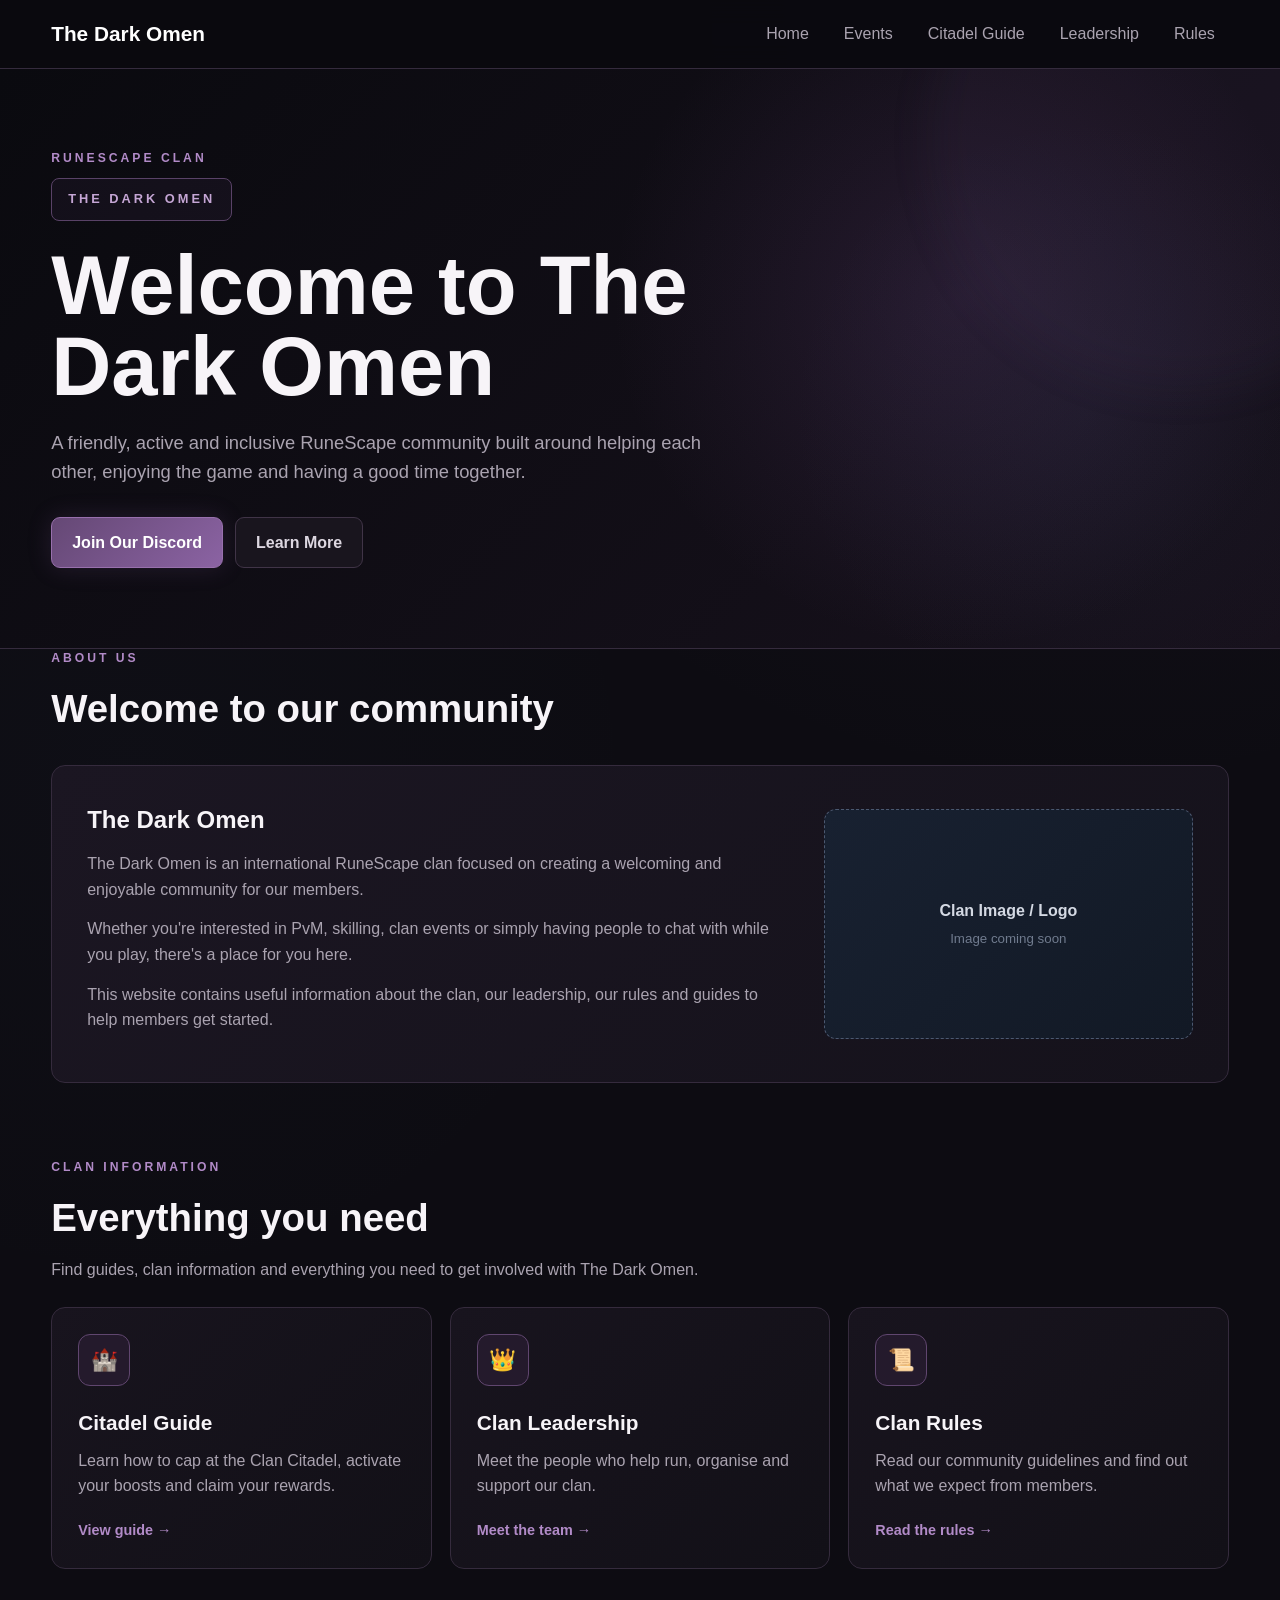
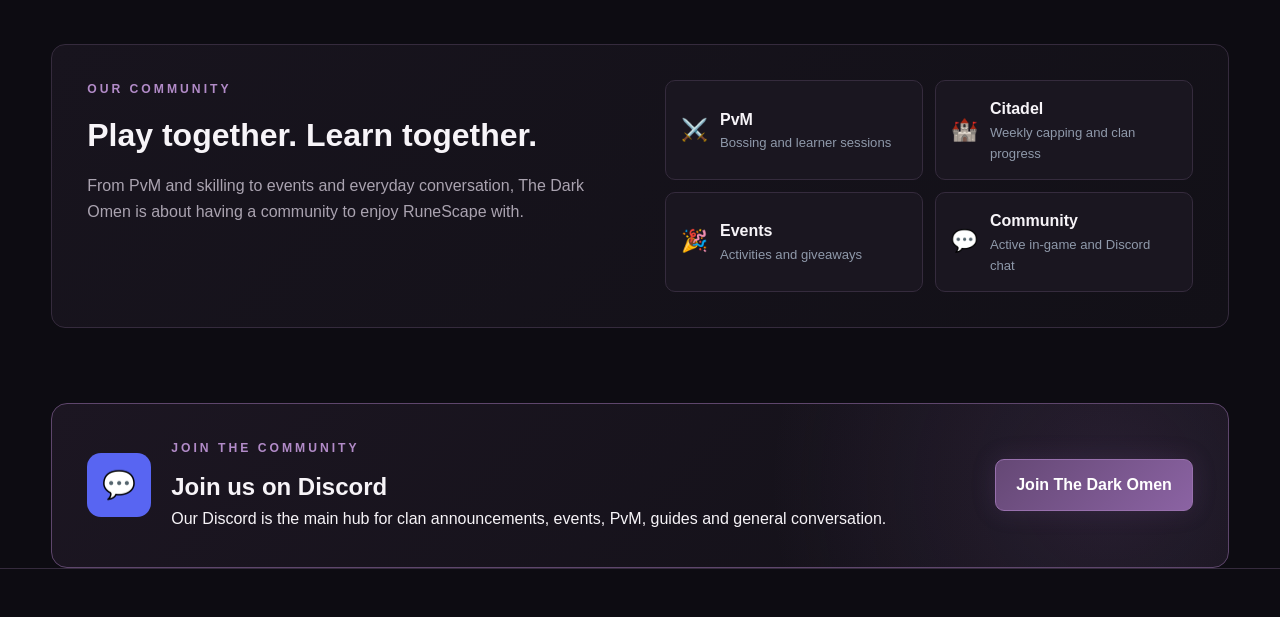
<file: index.html>
<!DOCTYPE html>
<html lang="en">

<head>
    <meta charset="UTF-8">

    <meta name="viewport"
          content="width=device-width, initial-scale=1.0">

    <title>The Dark Omen | RuneScape Clan</title>

    <link rel="stylesheet" href="style.css?v=11">
</head>

<body>


<!-- ========================= -->
<!-- NAVIGATION -->
<!-- ========================= -->

<nav class="site-nav">

    <div class="container nav-inner">

        <a href="index.html"
           class="nav-logo">
            The Dark Omen
        </a>

        <div class="nav-links">

    <a href="index.html">Home</a>

    <a href="events.html">Events</a>

    <a href="citadel.html">Citadel Guide</a>

    <a href="leadership.html">Leadership</a>

    <a href="rules.html">Rules</a>

</div>

    </div>

</nav>



<!-- ========================= -->
<!-- HOME HERO -->
<!-- ========================= -->

<header class="home-hero">

    <div class="container home-hero-inner">

        <div class="home-hero-content">

            <p class="eyebrow">
                RuneScape Clan
            </p>

            <!-- Replace this with the clan logo later -->
            <div class="logo-placeholder">
                THE DARK OMEN
            </div>

            <h1>
                Welcome to The Dark Omen
            </h1>

            <p class="home-hero-text">
                A friendly, active and inclusive RuneScape community
                built around helping each other, enjoying the game
                and having a good time together.
            </p>


            <div class="hero-buttons">

                <!-- Replace # with the Discord invite URL later -->
                <a href="#"
                   class="primary-button">
                    Join Our Discord
                </a>

                <a href="#about"
                   class="secondary-button">
                    Learn More
                </a>

            </div>

        </div>

    </div>

</header>



<!-- ========================= -->
<!-- MAIN -->
<!-- ========================= -->

<main class="container">


    <!-- ABOUT -->

    <section id="about"
             class="home-section">

        <div class="home-section-heading">

            <p class="eyebrow">
                About Us
            </p>

            <h2>
                Welcome to our community
            </h2>

        </div>


        <div class="card about-card">

            <div class="about-content">

                <h3>
                    The Dark Omen
                </h3>

                <p>
                    The Dark Omen is an international RuneScape clan
                    focused on creating a welcoming and enjoyable
                    community for our members.
                </p>

                <p>
                    Whether you're interested in PvM, skilling,
                    clan events or simply having people to chat with
                    while you play, there's a place for you here.
                </p>

                <p>
                    This website contains useful information about
                    the clan, our leadership, our rules and guides
                    to help members get started.
                </p>

            </div>


            <!-- Replace with an image/logo later -->

            <div class="about-image-placeholder">

                <span>Clan Image / Logo</span>

                <small>
                    Image coming soon
                </small>

            </div>

        </div>

    </section>



    <!-- QUICK LINKS -->

    <section class="home-section">

        <div class="home-section-heading">

            <p class="eyebrow">
                Clan Information
            </p>

            <h2>
                Everything you need
            </h2>

            <p class="section-description">
                Find guides, clan information and everything you need
                to get involved with The Dark Omen.
            </p>

        </div>


        <div class="home-card-grid">


            <!-- CITADEL -->

            <a href="citadel.html"
               class="home-link-card">

                <div class="home-card-icon">
                    🏰
                </div>

                <div>

                    <h3>
                        Citadel Guide
                    </h3>

                    <p>
                        Learn how to cap at the Clan Citadel,
                        activate your boosts and claim your rewards.
                    </p>

                    <span class="card-link">
                        View guide →
                    </span>

                </div>

            </a>



            <!-- LEADERSHIP -->

            <a href="leadership.html"
               class="home-link-card">

                <div class="home-card-icon">
                    👑
                </div>

                <div>

                    <h3>
                        Clan Leadership
                    </h3>

                    <p>
                        Meet the people who help run,
                        organise and support our clan.
                    </p>

                    <span class="card-link">
                        Meet the team →
                    </span>

                </div>

            </a>



            <!-- RULES -->

            <a href="rules.html"
               class="home-link-card">

                <div class="home-card-icon">
                    📜
                </div>

                <div>

                    <h3>
                        Clan Rules
                    </h3>

                    <p>
                        Read our community guidelines and
                        find out what we expect from members.
                    </p>

                    <span class="card-link">
                        Read the rules →
                    </span>

                </div>

            </a>


        </div>

    </section>



    <!-- COMMUNITY -->

    <section class="home-section">

        <div class="community-feature">

            <div>

                <p class="eyebrow">
                    Our Community
                </p>

                <h2>
                    Play together. Learn together.
                </h2>

                <p>
                    From PvM and skilling to events and everyday
                    conversation, The Dark Omen is about having
                    a community to enjoy RuneScape with.
                </p>

            </div>


            <div class="community-features">

                <div class="mini-feature">
                    <span>⚔️</span>

                    <div>
                        <strong>PvM</strong>
                        <p>Bossing and learner sessions</p>
                    </div>
                </div>


                <div class="mini-feature">
                    <span>🏰</span>

                    <div>
                        <strong>Citadel</strong>
                        <p>Weekly capping and clan progress</p>
                    </div>
                </div>


                <div class="mini-feature">
                    <span>🎉</span>

                    <div>
                        <strong>Events</strong>
                        <p>Activities and giveaways</p>
                    </div>
                </div>


                <div class="mini-feature">
                    <span>💬</span>

                    <div>
                        <strong>Community</strong>
                        <p>Active in-game and Discord chat</p>
                    </div>
                </div>

            </div>

        </div>

    </section>



    <!-- DISCORD -->

    <section class="discord-section">

        <div class="discord-content">

            <div class="discord-icon">
                💬
            </div>

            <div>

                <p class="eyebrow">
                    Join The Community
                </p>

                <h2>
                    Join us on Discord
                </h2>

                <p>
                    Our Discord is the main hub for clan announcements,
                    events, PvM, guides and general conversation.
                </p>

            </div>

        </div>


        <!-- Replace # with Discord invite URL -->

        <a href="#"
           class="primary-button discord-button">
            Join The Dark Omen
        </a>

    </section>


</main>



<!-- ========================= -->
<!-- FOOTER -->
<!-- ========================= -->

<footer>


</footer>


</body>

</html>
</file>
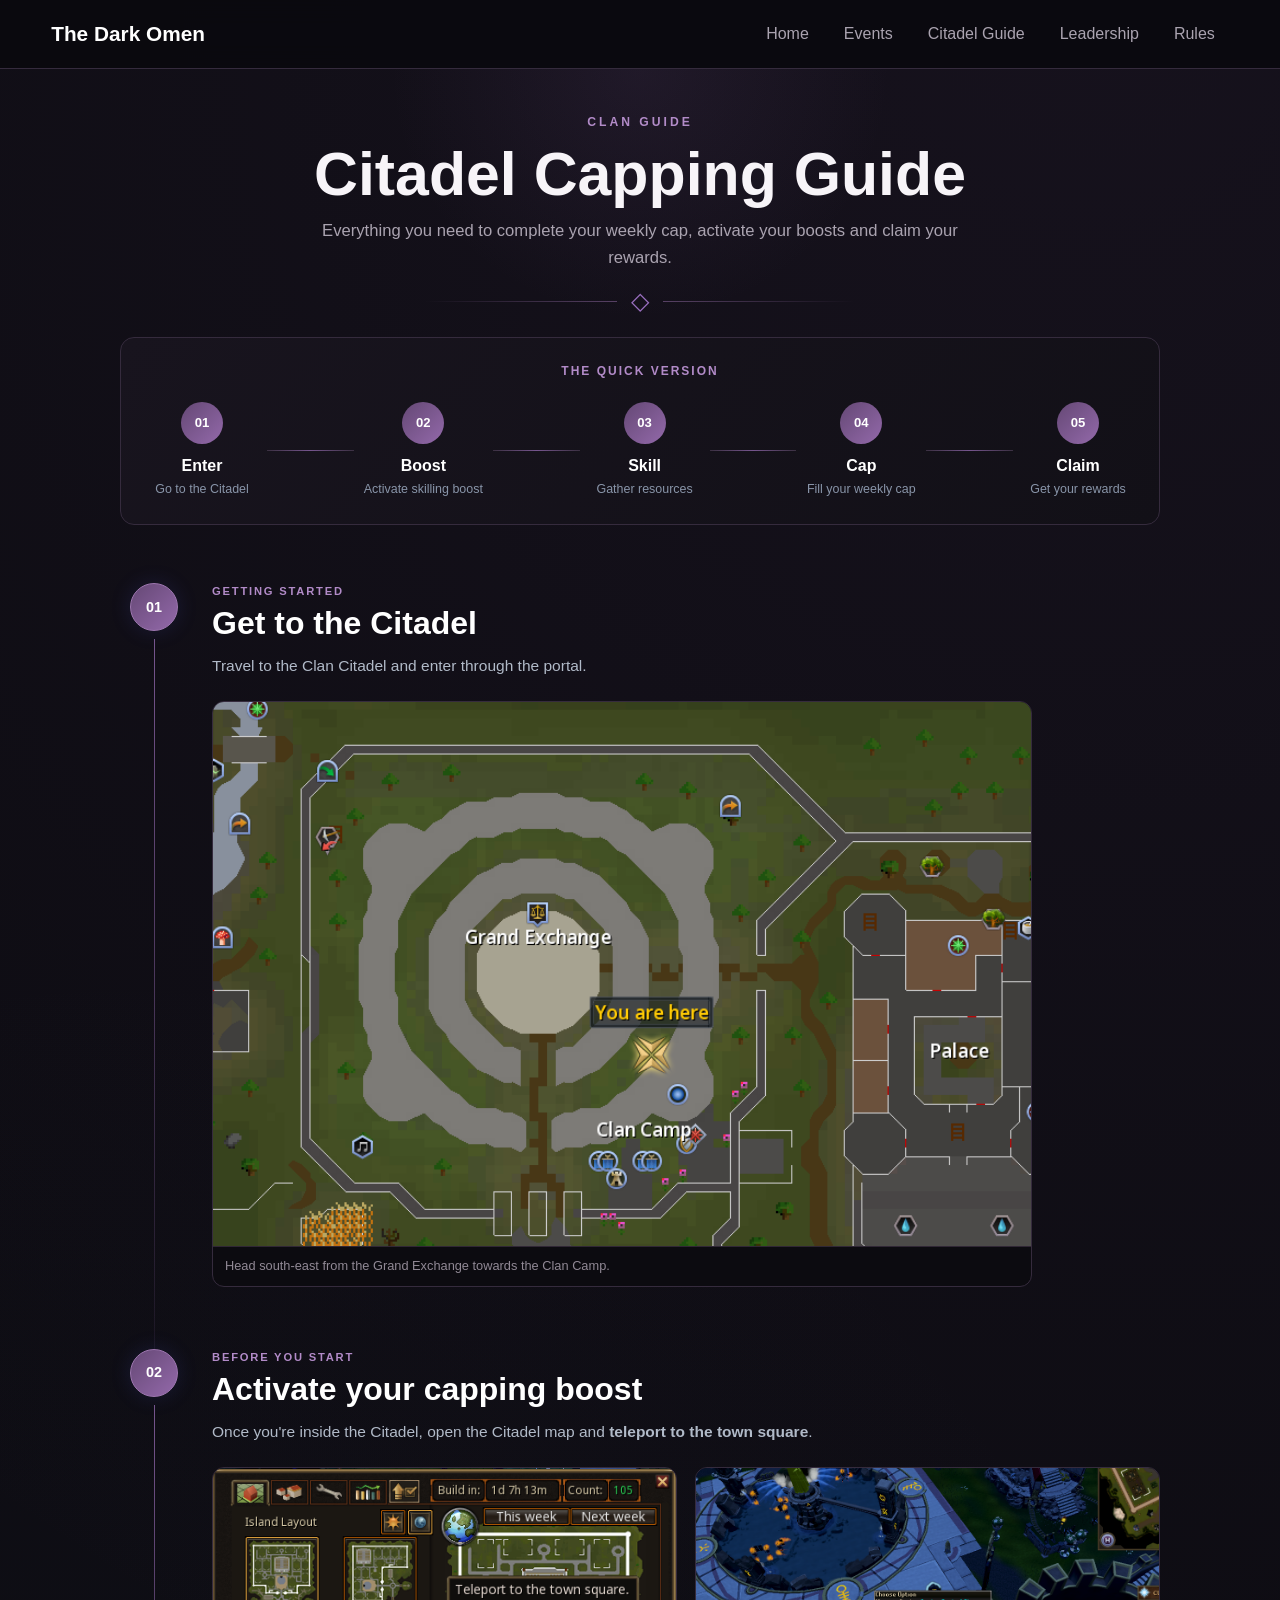
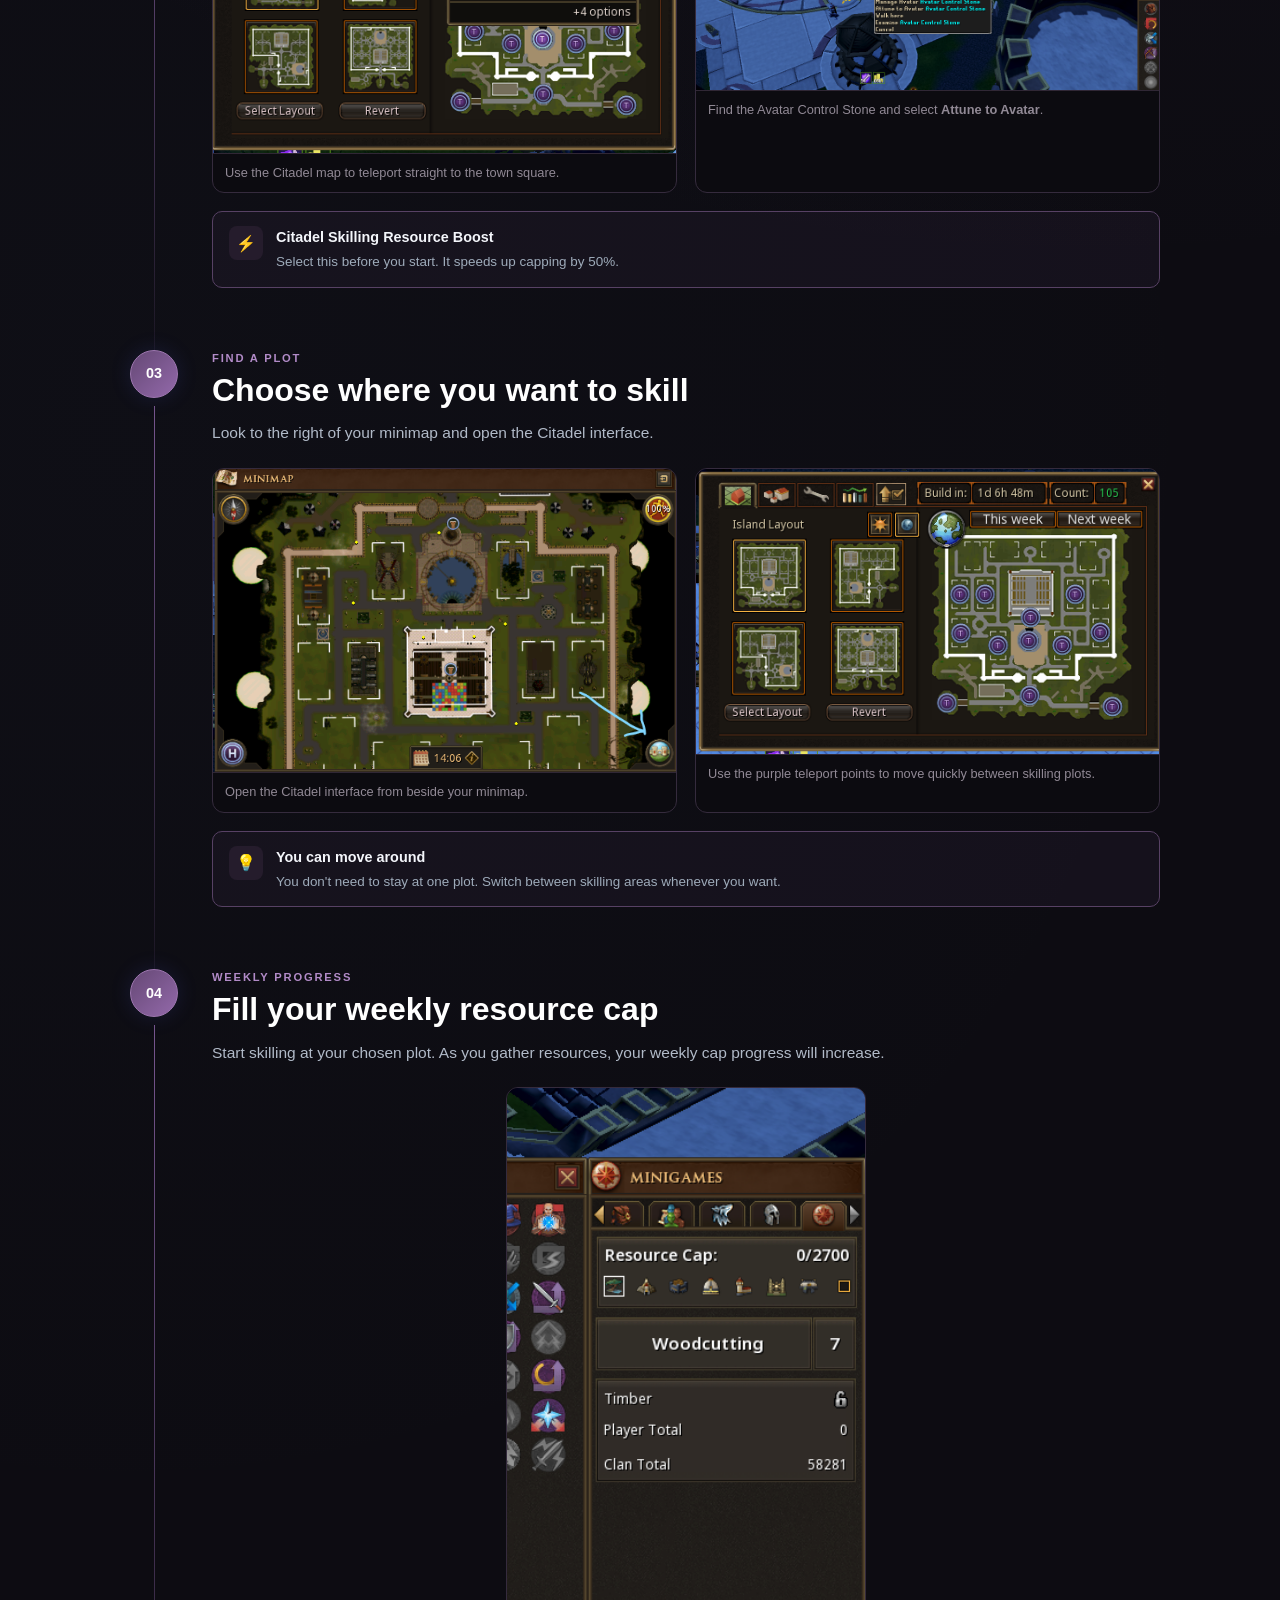
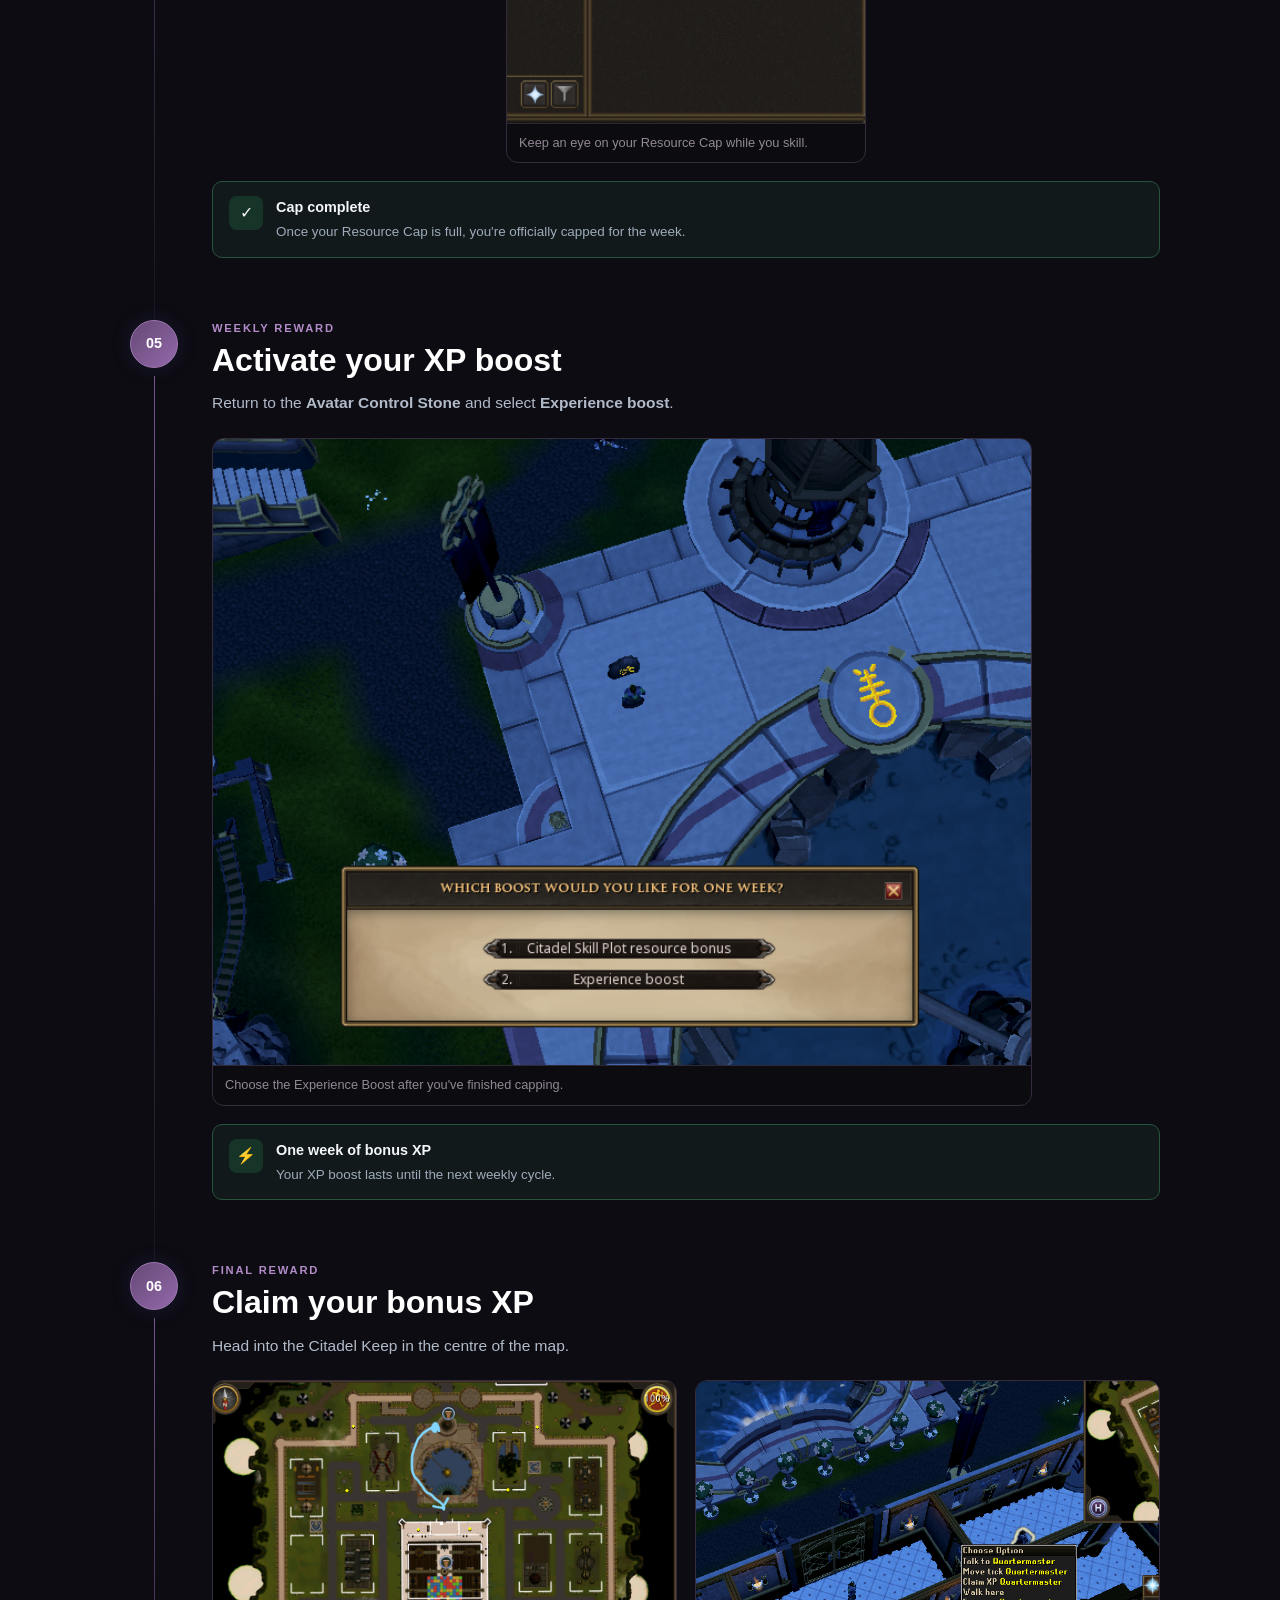
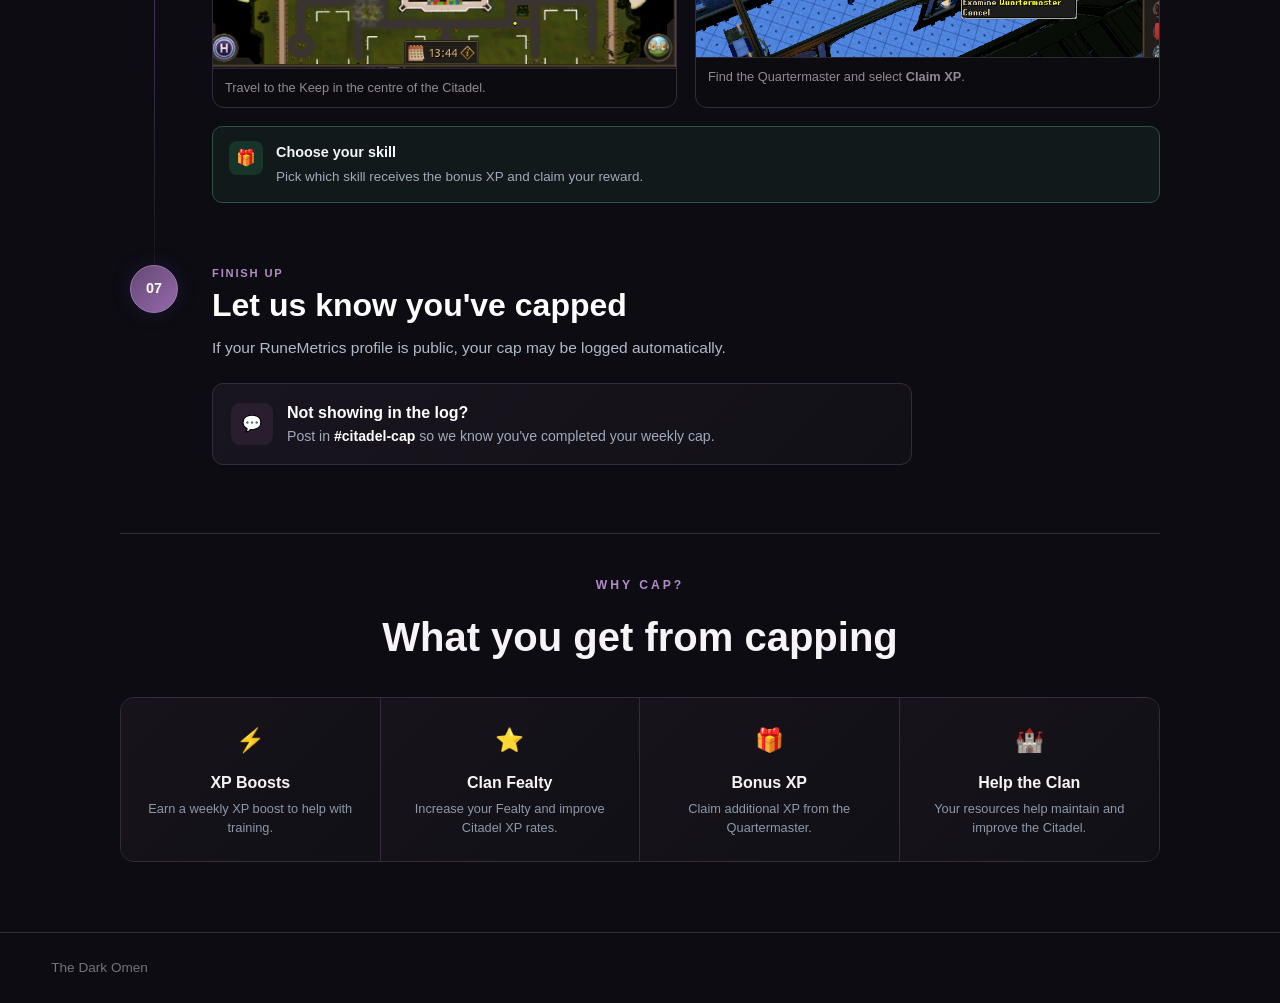
<file: citadel.html>
<!DOCTYPE html>
<html lang="en">

<head>

    <meta charset="UTF-8">

    <meta name="viewport"
          content="width=device-width, initial-scale=1.0">

    <title>Citadel Guide | The Dark Omen</title>

    <link rel="stylesheet" href="style.css?v=11">

</head>

<body>


<!-- ================================================= -->
<!-- NAVIGATION -->
<!-- ================================================= -->

<nav class="site-nav">

    <div class="container nav-inner">

        <a href="index.html"
           class="nav-logo">
            The Dark Omen
        </a>

        <div class="nav-links">

    <a href="index.html">Home</a>

    <a href="events.html">Events</a>

    <a href="citadel.html">Citadel Guide</a>

    <a href="leadership.html">Leadership</a>

    <a href="rules.html">Rules</a>

</div>

    </div>

</nav>



<!-- ================================================= -->
<!-- CITADEL HERO -->
<!-- ================================================= -->

<header class="citadel-hero">

    <div class="container citadel-hero-inner">

        <p class="eyebrow">
            Clan Guide
        </p>

        <h1>
            Citadel Capping Guide
        </h1>

        <p class="citadel-hero-text">
            Everything you need to complete your weekly cap,
            activate your boosts and claim your rewards.
        </p>

        <div class="hero-divider">
            <span></span>
            <div class="hero-mark">◇</div>
            <span></span>
        </div>

    </div>

</header>



<!-- ================================================= -->
<!-- MAIN -->
<!-- ================================================= -->

<main class="citadel-page-main">

    <div class="container citadel-container">


        <!-- ================================================= -->
        <!-- QUICK FLOW -->
        <!-- ================================================= -->

        <section class="quick-flow">

            <div class="section-label">
                The Quick Version
            </div>

            <div class="quick-flow-track">


                <div class="quick-flow-step">

                    <div class="quick-flow-number">
                        01
                    </div>

                    <div class="quick-flow-title">
                        Enter
                    </div>

                    <div class="quick-flow-text">
                        Go to the Citadel
                    </div>

                </div>


                <div class="quick-flow-line"></div>


                <div class="quick-flow-step">

                    <div class="quick-flow-number">
                        02
                    </div>

                    <div class="quick-flow-title">
                        Boost
                    </div>

                    <div class="quick-flow-text">
                        Activate skilling boost
                    </div>

                </div>


                <div class="quick-flow-line"></div>


                <div class="quick-flow-step">

                    <div class="quick-flow-number">
                        03
                    </div>

                    <div class="quick-flow-title">
                        Skill
                    </div>

                    <div class="quick-flow-text">
                        Gather resources
                    </div>

                </div>


                <div class="quick-flow-line"></div>


                <div class="quick-flow-step">

                    <div class="quick-flow-number">
                        04
                    </div>

                    <div class="quick-flow-title">
                        Cap
                    </div>

                    <div class="quick-flow-text">
                        Fill your weekly cap
                    </div>

                </div>


                <div class="quick-flow-line"></div>


                <div class="quick-flow-step">

                    <div class="quick-flow-number">
                        05
                    </div>

                    <div class="quick-flow-title">
                        Claim
                    </div>

                    <div class="quick-flow-text">
                        Get your rewards
                    </div>

                </div>


            </div>

        </section>



        <!-- ================================================= -->
        <!-- STEP 1 -->
        <!-- ================================================= -->

        <section class="guide-step">

            <div class="guide-step-marker">

                <div class="guide-step-number">
                    01
                </div>

                <div class="guide-step-line"></div>

            </div>


            <div class="guide-step-content">

                <div class="guide-step-heading">

                    <p class="step-kicker">
                        Getting Started
                    </p>

                    <h2>
                        Get to the Citadel
                    </h2>

                </div>


                <p class="guide-step-intro">
                    Travel to the Clan Citadel and enter through the portal.
                </p>


                <figure class="guide-media guide-media-wide">

                    <img
                        src="images/section1.png"
                        alt="Map showing the route from the Grand Exchange to Clan Camp"
                    >

                    <figcaption>
                        Head south-east from the Grand Exchange towards the Clan Camp.
                    </figcaption>

                </figure>

            </div>

        </section>



        <!-- ================================================= -->
        <!-- STEP 2 -->
        <!-- ================================================= -->

        <section class="guide-step">

            <div class="guide-step-marker">

                <div class="guide-step-number">
                    02
                </div>

                <div class="guide-step-line"></div>

            </div>


            <div class="guide-step-content">

                <div class="guide-step-heading">

                    <p class="step-kicker">
                        Before You Start
                    </p>

                    <h2>
                        Activate your capping boost
                    </h2>

                </div>


                <p class="guide-step-intro">
                    Once you're inside the Citadel, open the Citadel map and
                    <strong>teleport to the town square</strong>.
                </p>


                <div class="guide-media-grid">


                    <figure class="guide-media">

                        <img
                            src="images/section2-1.png"
                            alt="Citadel map showing town square teleport"
                        >

                        <figcaption>
                            Use the Citadel map to teleport straight to the town square.
                        </figcaption>

                    </figure>


                    <figure class="guide-media">

                        <img
                            src="images/section2-2.png"
                            alt="Avatar Control Stone"
                        >

                        <figcaption>
                            Find the Avatar Control Stone and select
                            <strong>Attune to Avatar</strong>.
                        </figcaption>

                    </figure>


                </div>


                <div class="guide-tip">

                    <div class="guide-tip-icon">
                        ⚡
                    </div>

                    <div>

                        <strong>
                            Citadel Skilling Resource Boost
                        </strong>

                        <p>
                            Select this before you start.
                            It speeds up capping by 50%.
                        </p>

                    </div>

                </div>

            </div>

        </section>



        <!-- ================================================= -->
        <!-- STEP 3 -->
        <!-- ================================================= -->

        <section class="guide-step">

            <div class="guide-step-marker">

                <div class="guide-step-number">
                    03
                </div>

                <div class="guide-step-line"></div>

            </div>


            <div class="guide-step-content">

                <div class="guide-step-heading">

                    <p class="step-kicker">
                        Find A Plot
                    </p>

                    <h2>
                        Choose where you want to skill
                    </h2>

                </div>


                <p class="guide-step-intro">
                    Look to the right of your minimap and open the Citadel interface.
                </p>


                <div class="guide-media-grid">


                    <figure class="guide-media">

                        <img
                            src="images/section3-1.png"
                            alt="Citadel interface button"
                        >

                        <figcaption>
                            Open the Citadel interface from beside your minimap.
                        </figcaption>

                    </figure>


                    <figure class="guide-media">

                        <img
                            src="images/section3-2.png"
                            alt="Citadel teleport map"
                        >

                        <figcaption>
                            Use the purple teleport points to move quickly between skilling plots.
                        </figcaption>

                    </figure>


                </div>


                <div class="guide-tip">

                    <div class="guide-tip-icon">
                        💡
                    </div>

                    <div>

                        <strong>
                            You can move around
                        </strong>

                        <p>
                            You don't need to stay at one plot.
                            Switch between skilling areas whenever you want.
                        </p>

                    </div>

                </div>

            </div>

        </section>



        <!-- ================================================= -->
        <!-- STEP 4 -->
        <!-- ================================================= -->

        <section class="guide-step">

            <div class="guide-step-marker">

                <div class="guide-step-number">
                    04
                </div>

                <div class="guide-step-line"></div>

            </div>


            <div class="guide-step-content">

                <div class="guide-step-heading">

                    <p class="step-kicker">
                        Weekly Progress
                    </p>

                    <h2>
                        Fill your weekly resource cap
                    </h2>

                </div>


                <p class="guide-step-intro">
                    Start skilling at your chosen plot.
                    As you gather resources, your weekly cap progress will increase.
                </p>


                <figure class="guide-media guide-media-portrait">

                    <img
                        src="images/section4.png"
                        alt="Weekly Resource Cap"
                    >

                    <figcaption>
                        Keep an eye on your Resource Cap while you skill.
                    </figcaption>

                </figure>


                <div class="guide-success">

                    <div class="guide-tip-icon">
                        ✓
                    </div>

                    <div>

                        <strong>
                            Cap complete
                        </strong>

                        <p>
                            Once your Resource Cap is full,
                            you're officially capped for the week.
                        </p>

                    </div>

                </div>

            </div>

        </section>



        <!-- ================================================= -->
        <!-- STEP 5 -->
        <!-- ================================================= -->

        <section class="guide-step">

            <div class="guide-step-marker">

                <div class="guide-step-number">
                    05
                </div>

                <div class="guide-step-line"></div>

            </div>


            <div class="guide-step-content">

                <div class="guide-step-heading">

                    <p class="step-kicker">
                        Weekly Reward
                    </p>

                    <h2>
                        Activate your XP boost
                    </h2>

                </div>


                <p class="guide-step-intro">
                    Return to the
                    <strong>Avatar Control Stone</strong>
                    and select
                    <strong>Experience boost</strong>.
                </p>


                <figure class="guide-media guide-media-wide">

                    <img
                        src="images/section5.png"
                        alt="Experience Boost"
                    >

                    <figcaption>
                        Choose the Experience Boost after you've finished capping.
                    </figcaption>

                </figure>


                <div class="guide-success">

                    <div class="guide-tip-icon">
                        ⚡
                    </div>

                    <div>

                        <strong>
                            One week of bonus XP
                        </strong>

                        <p>
                            Your XP boost lasts until the next weekly cycle.
                        </p>

                    </div>

                </div>

            </div>

        </section>



        <!-- ================================================= -->
        <!-- STEP 6 -->
        <!-- ================================================= -->

        <section class="guide-step">

            <div class="guide-step-marker">

                <div class="guide-step-number">
                    06
                </div>

                <div class="guide-step-line"></div>

            </div>


            <div class="guide-step-content">

                <div class="guide-step-heading">

                    <p class="step-kicker">
                        Final Reward
                    </p>

                    <h2>
                        Claim your bonus XP
                    </h2>

                </div>


                <p class="guide-step-intro">
                    Head into the Citadel Keep in the centre of the map.
                </p>


                <div class="guide-media-grid">


                    <figure class="guide-media">

                        <img
                            src="images/section6-1.png"
                            alt="Citadel Keep"
                        >

                        <figcaption>
                            Travel to the Keep in the centre of the Citadel.
                        </figcaption>

                    </figure>


                    <figure class="guide-media">

                        <img
                            src="images/section6-2.png"
                            alt="Quartermaster Claim XP"
                        >

                        <figcaption>
                            Find the Quartermaster and select
                            <strong>Claim XP</strong>.
                        </figcaption>

                    </figure>


                </div>


                <div class="guide-success">

                    <div class="guide-tip-icon">
                        🎁
                    </div>

                    <div>

                        <strong>
                            Choose your skill
                        </strong>

                        <p>
                            Pick which skill receives the bonus XP and claim your reward.
                        </p>

                    </div>

                </div>

            </div>

        </section>



        <!-- ================================================= -->
        <!-- STEP 7 -->
        <!-- ================================================= -->

        <section class="guide-step guide-step-last">

            <div class="guide-step-marker">

                <div class="guide-step-number">
                    07
                </div>

            </div>


            <div class="guide-step-content">

                <div class="guide-step-heading">

                    <p class="step-kicker">
                        Finish Up
                    </p>

                    <h2>
                        Let us know you've capped
                    </h2>

                </div>


                <p class="guide-step-intro">
                    If your RuneMetrics profile is public,
                    your cap may be logged automatically.
                </p>

                <div class="final-step-box">

                    <div class="final-step-icon">
                        💬
                    </div>

                    <div>

                        <strong>
                            Not showing in the log?
                        </strong>

                        <p>
                            Post in <strong>#citadel-cap</strong>
                            so we know you've completed your weekly cap.
                        </p>

                    </div>

                </div>

            </div>

        </section>



        <!-- ================================================= -->
        <!-- BENEFITS -->
        <!-- ================================================= -->

        <section class="citadel-benefits">

            <div class="citadel-benefits-heading">

                <p class="eyebrow">
                    Why Cap?
                </p>

                <h2>
                    What you get from capping
                </h2>

            </div>


            <div class="citadel-benefit-grid">


                <div class="citadel-benefit">

                    <div class="citadel-benefit-icon">
                        ⚡
                    </div>

                    <h3>
                        XP Boosts
                    </h3>

                    <p>
                        Earn a weekly XP boost to help with training.
                    </p>

                </div>


                <div class="citadel-benefit">

                    <div class="citadel-benefit-icon">
                        ⭐
                    </div>

                    <h3>
                        Clan Fealty
                    </h3>

                    <p>
                        Increase your Fealty and improve Citadel XP rates.
                    </p>

                </div>


                <div class="citadel-benefit">

                    <div class="citadel-benefit-icon">
                        🎁
                    </div>

                    <h3>
                        Bonus XP
                    </h3>

                    <p>
                        Claim additional XP from the Quartermaster.
                    </p>

                </div>


                <div class="citadel-benefit">

                    <div class="citadel-benefit-icon">
                        🏰
                    </div>

                    <h3>
                        Help the Clan
                    </h3>

                    <p>
                        Your resources help maintain and improve the Citadel.
                    </p>

                </div>


            </div>

        </section>


    </div>

</main>



<!-- ================================================= -->
<!-- FOOTER -->
<!-- ================================================= -->

<footer>

    <div class="container simple-footer">
        <p>The Dark Omen</p>
    </div>

</footer>


</body>

</html>
</file>
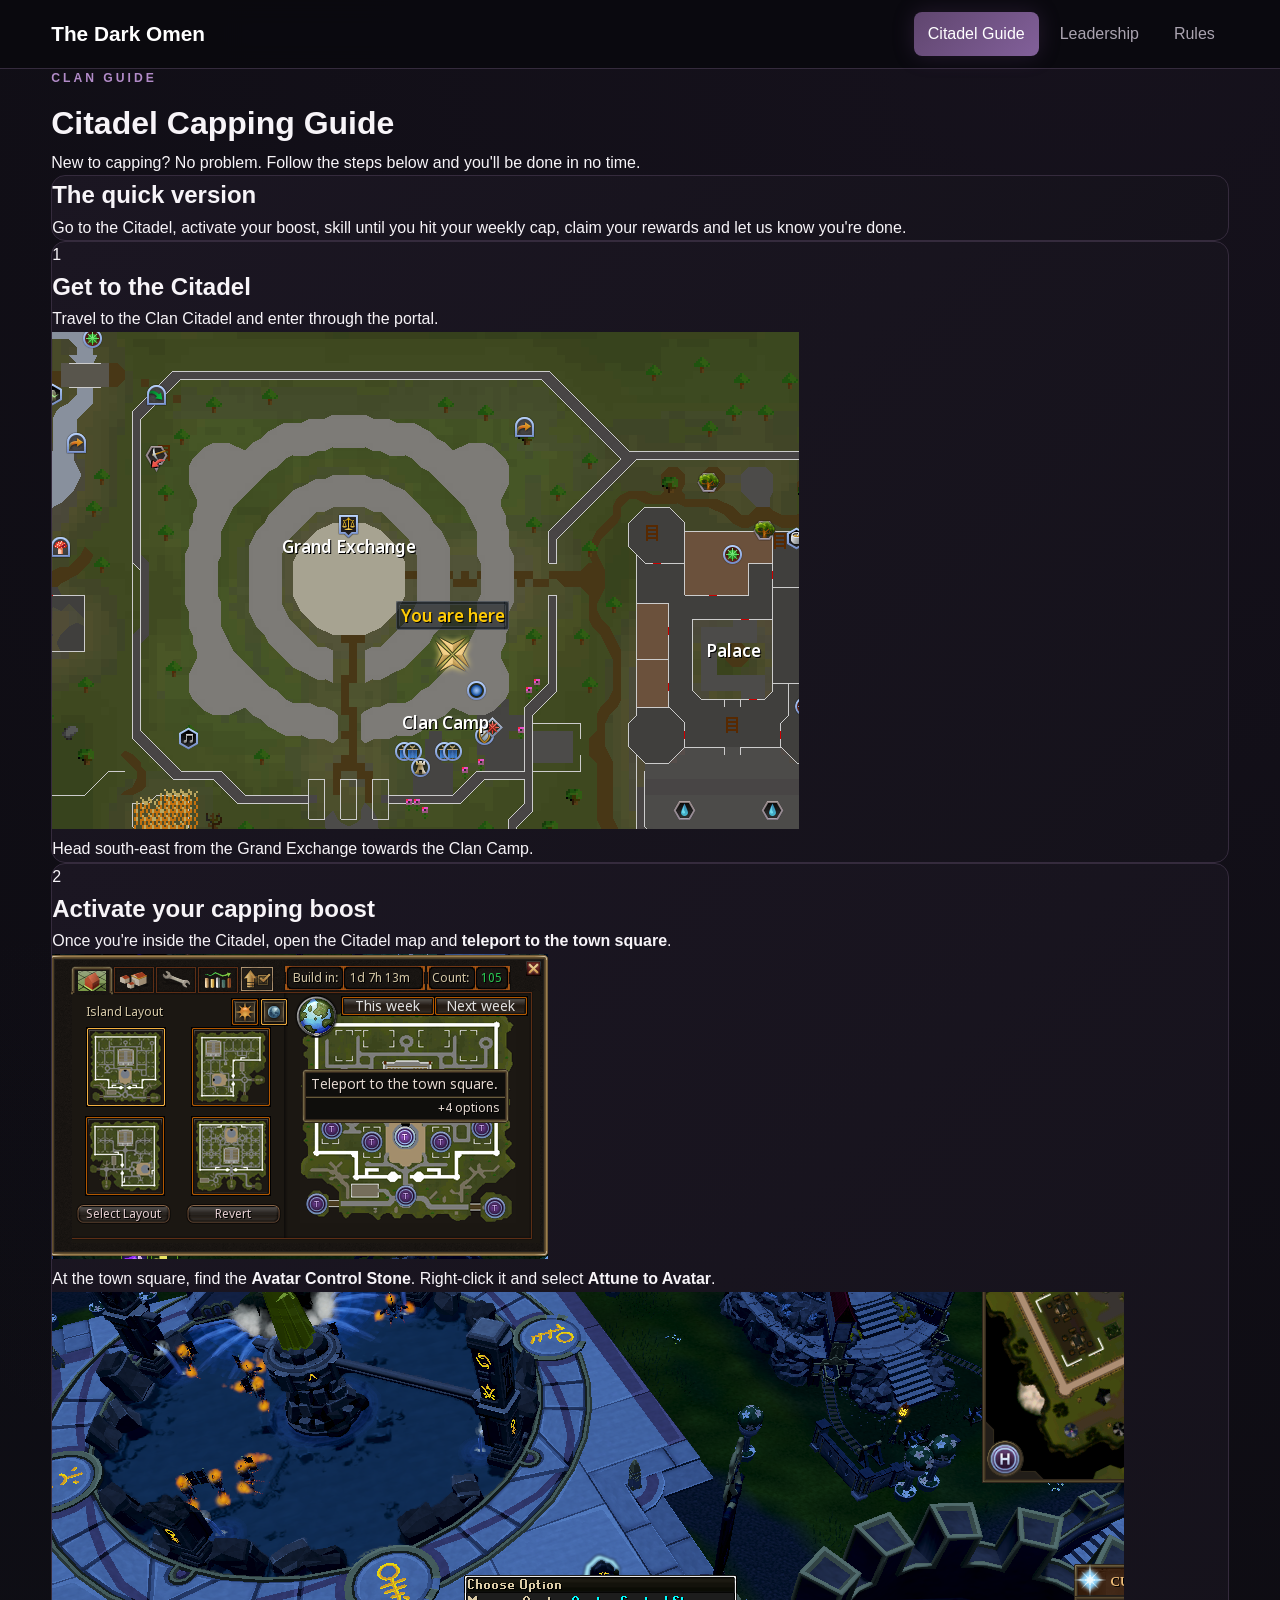
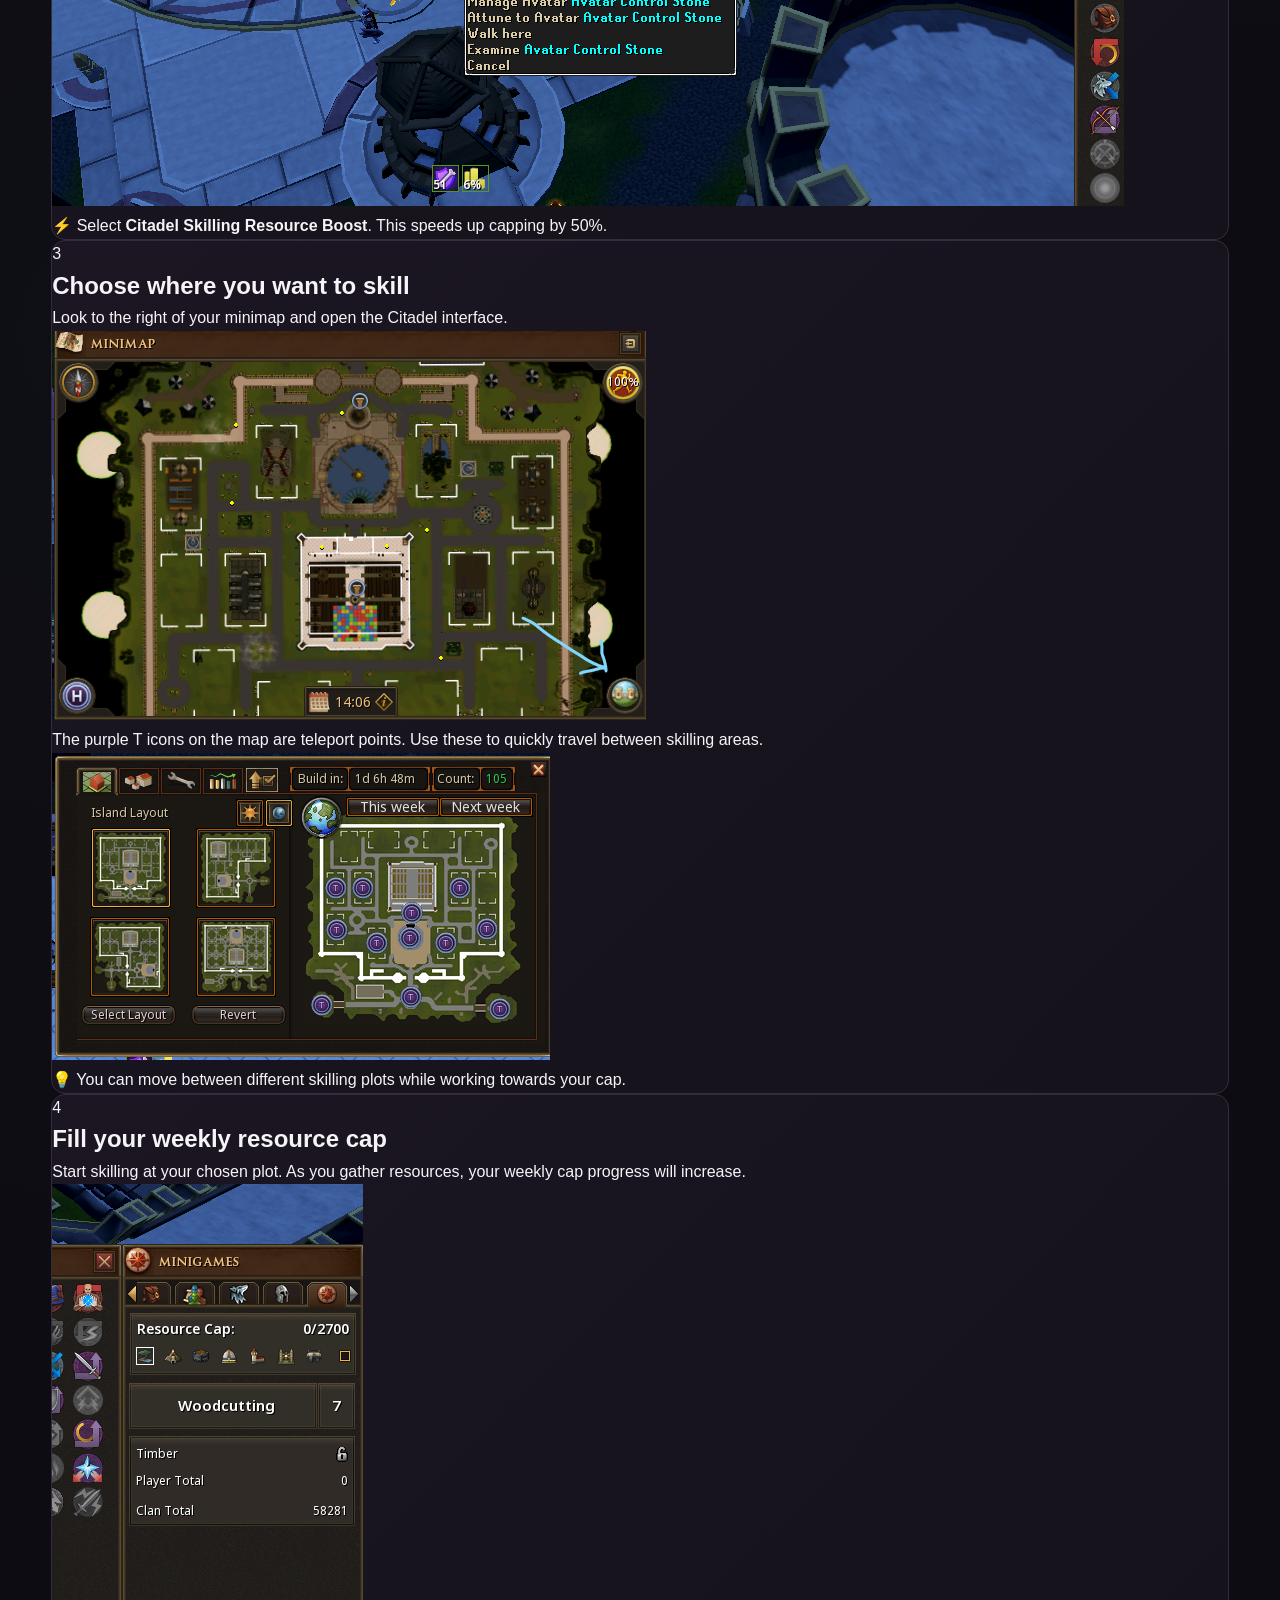
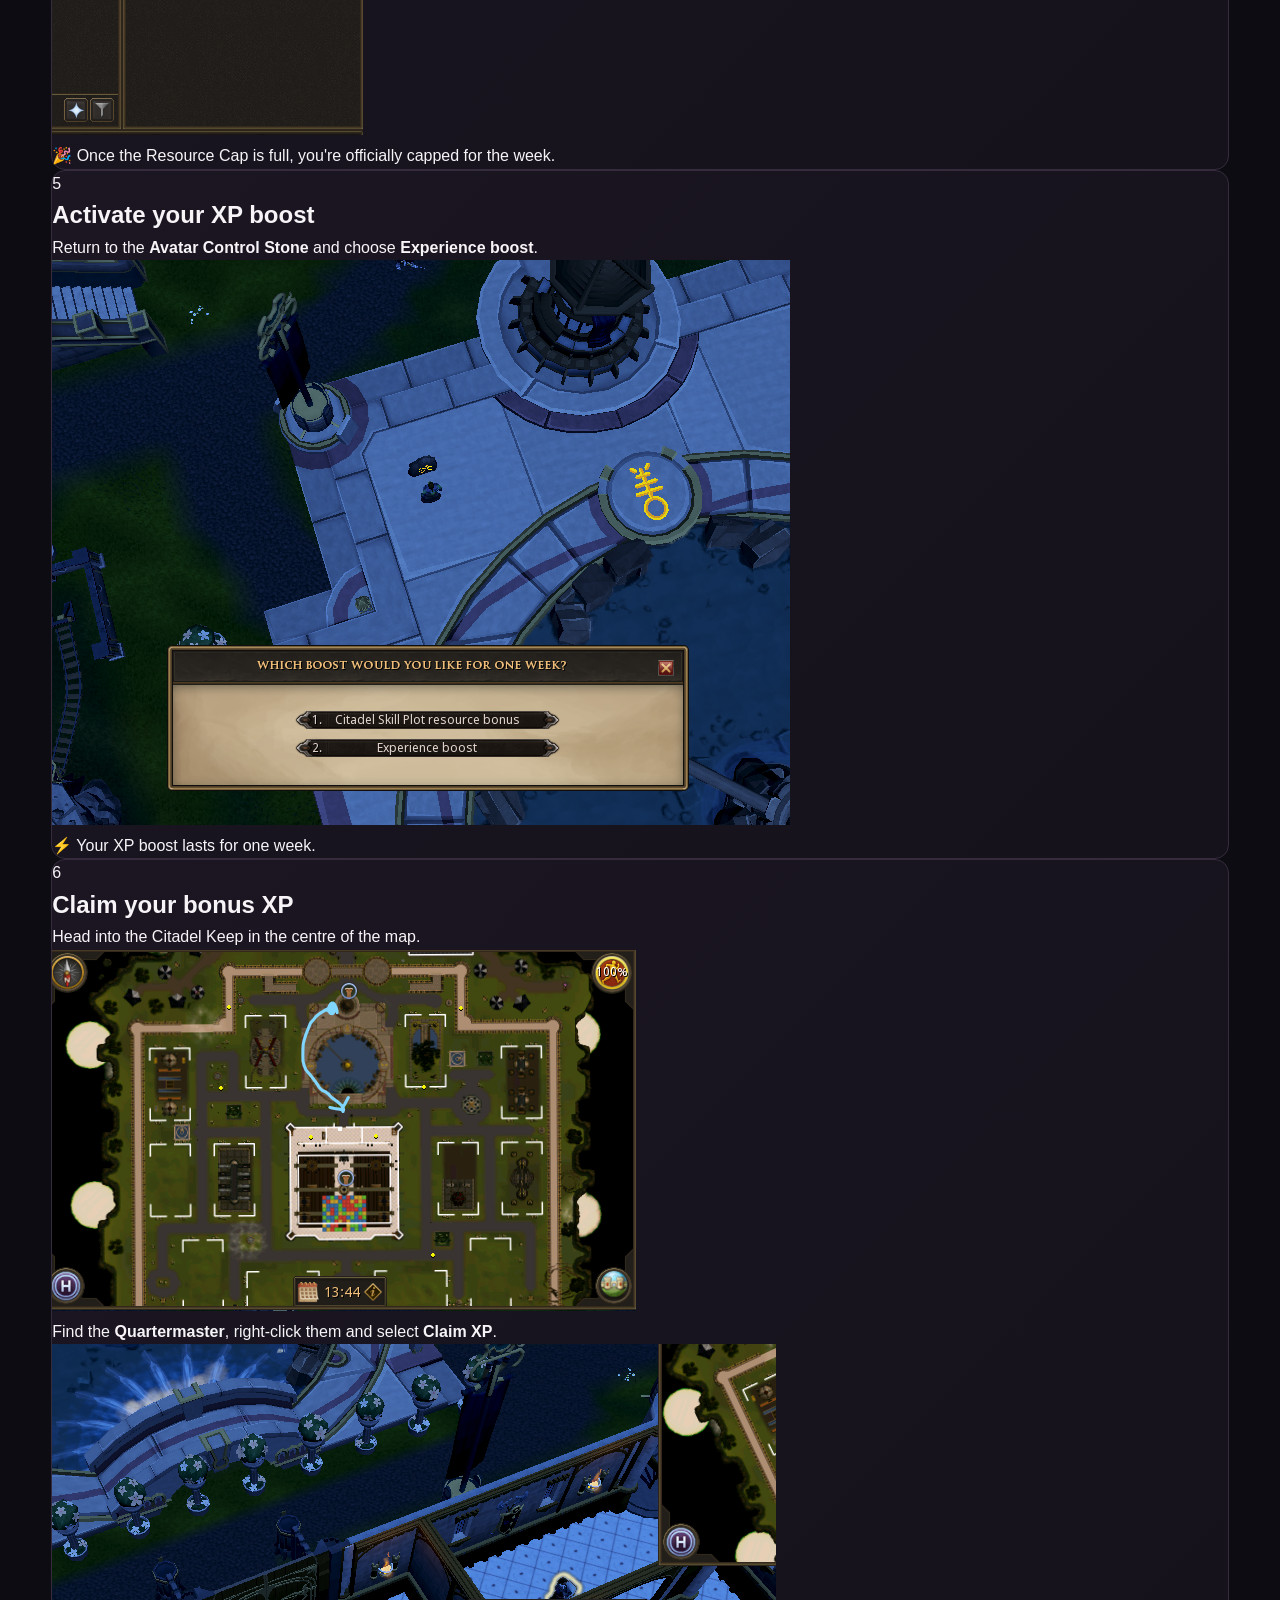
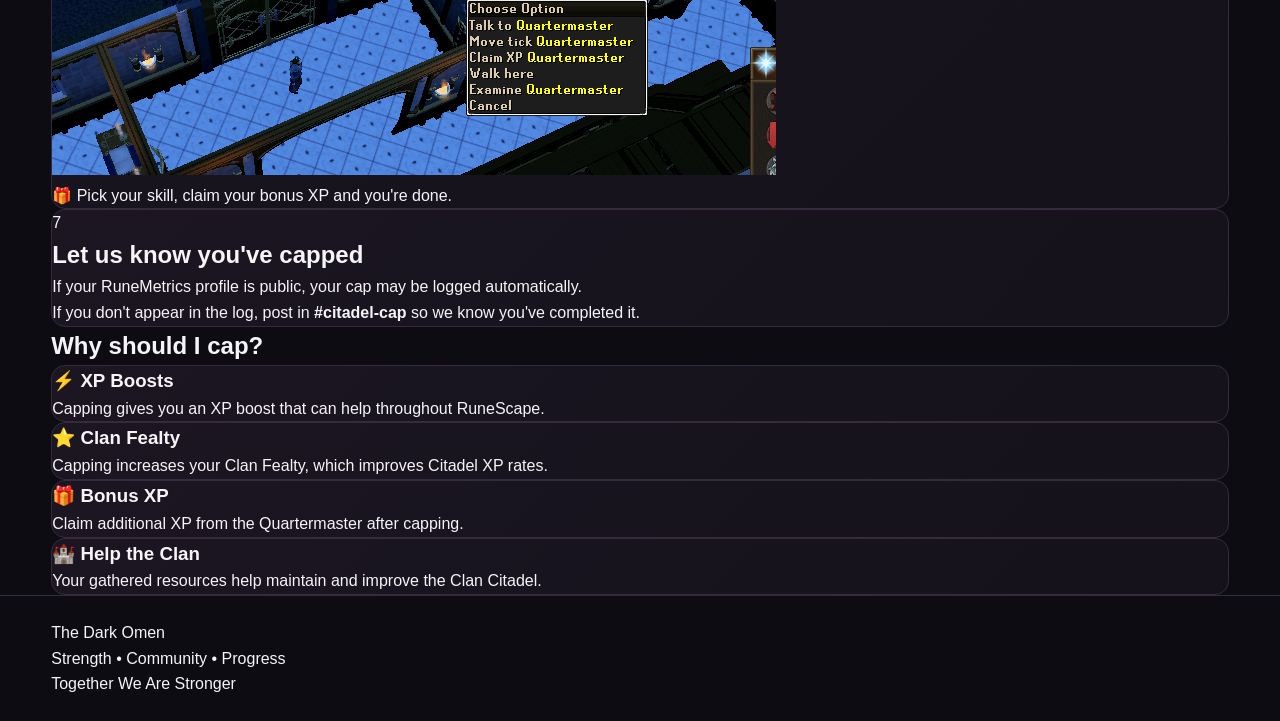
<file: citadelguide.html>
<!DOCTYPE html>
<html lang="en">

<head>

    <meta charset="UTF-8">

    <meta name="viewport"
          content="width=device-width, initial-scale=1.0">

    <title>Citadel Guide | The Dark Omen</title>

    <link rel="stylesheet" href="style.css">

</head>

<body>


<nav class="site-nav">

    <div class="container nav-inner">

        <a href="index.html"
           class="nav-logo">
            The Dark Omen
        </a>

        <div class="nav-links">

            <a href="index.html"
               class="active">
                Citadel Guide
            </a>

            <a href="leadership.html">
                Leadership
            </a>

            <a href="rules.html">
                Rules
            </a>

        </div>

    </div>

</nav>



<header class="hero">

    <div class="container">

        <div class="hero-content">

            <p class="eyebrow">
                Clan Guide
            </p>

            <h1>
                Citadel Capping Guide
            </h1>

            <p class="hero-text">
                New to capping? No problem.
                Follow the steps below and you'll be done in no time.
            </p>

        </div>

    </div>

</header>



<main class="container">


    <section class="card quick-guide">

        <h2>
            The quick version
        </h2>

        <p>
            Go to the Citadel, activate your boost,
            skill until you hit your weekly cap,
            claim your rewards and let us know you're done.
        </p>

    </section>



    <section class="steps">


        <article class="card step-card">

            <div class="step-number">
                1
            </div>

            <div class="step-content">

                <h2>
                    Get to the Citadel
                </h2>

                <p>
                    Travel to the Clan Citadel and enter through the portal.
                </p>

                <div class="guide-image-wrapper">

                    <img
                        src="images/section1.png"
                        alt="Map showing the route from the Grand Exchange to Clan Camp"
                        class="guide-image"
                    >

                    <p class="image-caption">
                        Head south-east from the Grand Exchange towards the Clan Camp.
                    </p>

                </div>

            </div>

        </article>



        <article class="card step-card">

            <div class="step-number">
                2
            </div>

            <div class="step-content">

                <h2>
                    Activate your capping boost
                </h2>

                <p>
                    Once you're inside the Citadel,
                    open the Citadel map and
                    <strong>teleport to the town square</strong>.
                </p>

                <div class="guide-image-wrapper image-small">

                    <img
                        src="images/section2-1.png"
                        alt="Citadel map showing town square teleport"
                        class="guide-image"
                    >

                </div>

                <p>
                    At the town square, find the
                    <strong>Avatar Control Stone</strong>.
                    Right-click it and select
                    <strong>Attune to Avatar</strong>.
                </p>

                <div class="guide-image-wrapper">

                    <img
                        src="images/section2-2.png"
                        alt="Avatar Control Stone"
                        class="guide-image"
                    >

                </div>

                <div class="tip">
                    ⚡ Select
                    <strong>Citadel Skilling Resource Boost</strong>.
                    This speeds up capping by 50%.
                </div>

            </div>

        </article>



        <article class="card step-card">

            <div class="step-number">
                3
            </div>

            <div class="step-content">

                <h2>
                    Choose where you want to skill
                </h2>

                <p>
                    Look to the right of your minimap and open
                    the Citadel interface.
                </p>

                <div class="guide-image-wrapper image-small">

                    <img
                        src="images/section3-1.png"
                        alt="Citadel interface button"
                        class="guide-image"
                    >

                </div>

                <p>
                    The purple T icons on the map are teleport points.
                    Use these to quickly travel between skilling areas.
                </p>

                <div class="guide-image-wrapper image-small">

                    <img
                        src="images/section3-2.png"
                        alt="Citadel teleport map"
                        class="guide-image"
                    >

                </div>

                <div class="tip">
                    💡 You can move between different skilling plots
                    while working towards your cap.
                </div>

            </div>

        </article>



        <article class="card step-card">

            <div class="step-number">
                4
            </div>

            <div class="step-content">

                <h2>
                    Fill your weekly resource cap
                </h2>

                <p>
                    Start skilling at your chosen plot.
                    As you gather resources,
                    your weekly cap progress will increase.
                </p>

                <div class="guide-image-wrapper image-portrait">

                    <img
                        src="images/section4.png"
                        alt="Weekly Resource Cap"
                        class="guide-image"
                    >

                </div>

                <div class="success">
                    🎉 Once the Resource Cap is full,
                    you're officially capped for the week.
                </div>

            </div>

        </article>



        <article class="card step-card">

            <div class="step-number">
                5
            </div>

            <div class="step-content">

                <h2>
                    Activate your XP boost
                </h2>

                <p>
                    Return to the
                    <strong>Avatar Control Stone</strong>
                    and choose
                    <strong>Experience boost</strong>.
                </p>

                <div class="guide-image-wrapper">

                    <img
                        src="images/section5.png"
                        alt="Experience Boost"
                        class="guide-image"
                    >

                </div>

                <div class="success">
                    ⚡ Your XP boost lasts for one week.
                </div>

            </div>

        </article>



        <article class="card step-card">

            <div class="step-number">
                6
            </div>

            <div class="step-content">

                <h2>
                    Claim your bonus XP
                </h2>

                <p>
                    Head into the Citadel Keep
                    in the centre of the map.
                </p>

                <div class="guide-image-wrapper image-small">

                    <img
                        src="images/section6-1.png"
                        alt="Citadel Keep"
                        class="guide-image"
                    >

                </div>

                <p>
                    Find the
                    <strong>Quartermaster</strong>,
                    right-click them and select
                    <strong>Claim XP</strong>.
                </p>

                <div class="guide-image-wrapper">

                    <img
                        src="images/section6-2.png"
                        alt="Quartermaster Claim XP"
                        class="guide-image"
                    >

                </div>

                <div class="success">
                    🎁 Pick your skill,
                    claim your bonus XP and you're done.
                </div>

            </div>

        </article>



        <article class="card step-card">

            <div class="step-number">
                7
            </div>

            <div class="step-content">

                <h2>
                    Let us know you've capped
                </h2>

                <p>
                    If your RuneMetrics profile is public,
                    your cap may be logged automatically.
                </p>

                <p>
                    If you don't appear in the log,
                    post in <strong>#citadel-cap</strong>
                    so we know you've completed it.
                </p>

            </div>

        </article>


    </section>



    <section class="benefits">

        <h2>
            Why should I cap?
        </h2>


        <div class="benefit-grid">


            <article class="card benefit-card">

                <h3>
                    ⚡ XP Boosts
                </h3>

                <p>
                    Capping gives you an XP boost that can
                    help throughout RuneScape.
                </p>

            </article>



            <article class="card benefit-card">

                <h3>
                    ⭐ Clan Fealty
                </h3>

                <p>
                    Capping increases your Clan Fealty,
                    which improves Citadel XP rates.
                </p>

            </article>



            <article class="card benefit-card">

                <h3>
                    🎁 Bonus XP
                </h3>

                <p>
                    Claim additional XP from the
                    Quartermaster after capping.
                </p>

            </article>



            <article class="card benefit-card">

                <h3>
                    🏰 Help the Clan
                </h3>

                <p>
                    Your gathered resources help maintain
                    and improve the Clan Citadel.
                </p>

            </article>


        </div>

    </section>


</main>



<footer>

    <div class="container footer-inner">

        <div>

            <p class="footer-brand">
                The Dark Omen
            </p>

            <p>
                Strength • Community • Progress
            </p>

        </div>

        <p>
            Together We Are Stronger
        </p>

    </div>

</footer>


</body>

</html>
</file>
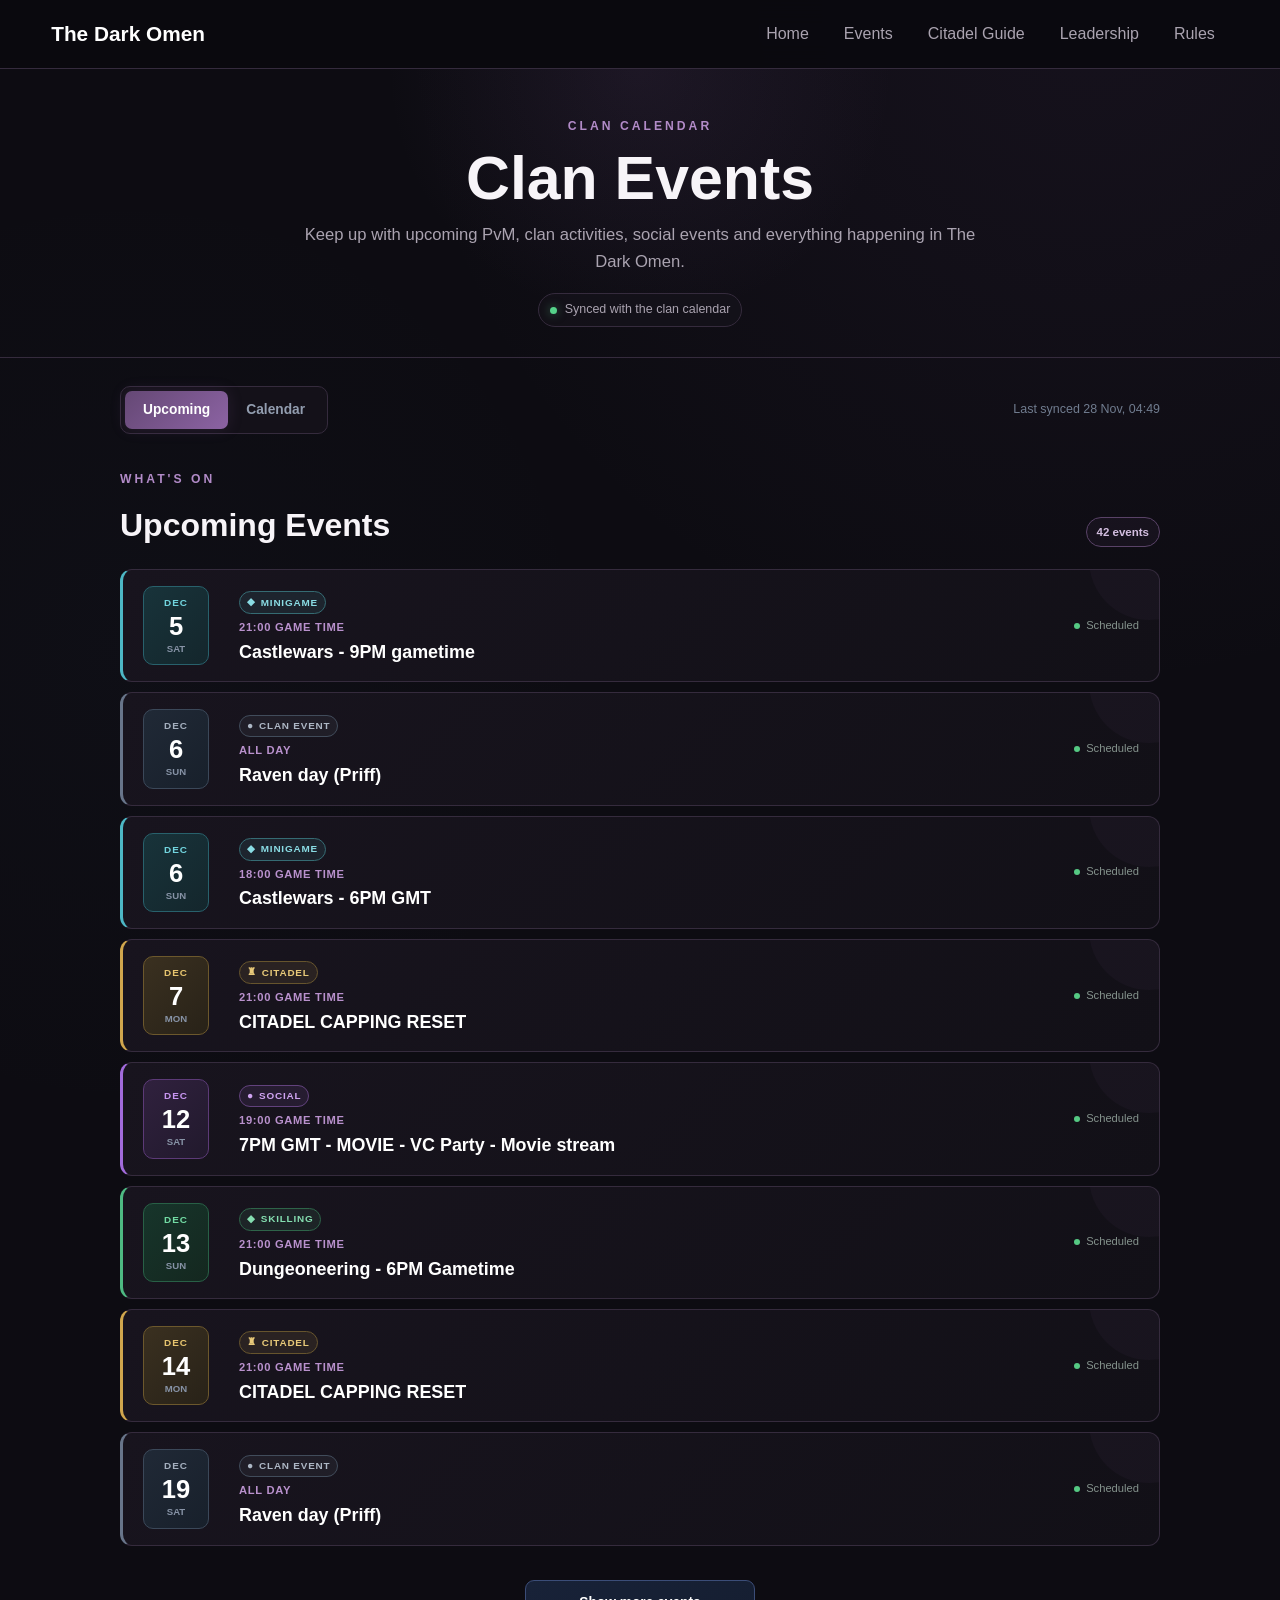
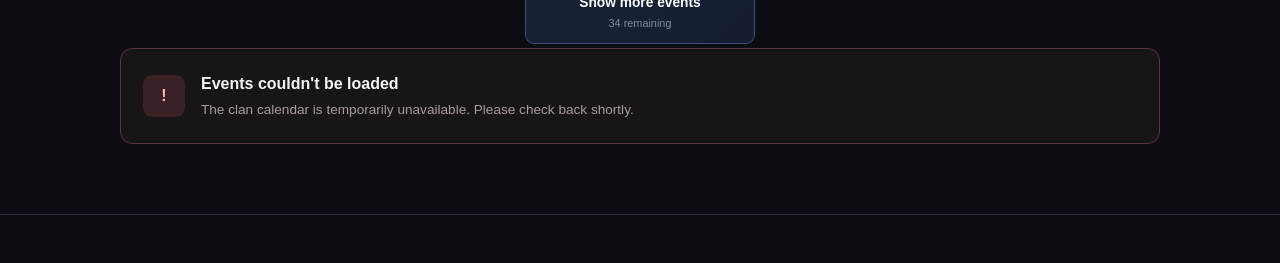
<file: events.html>
<!DOCTYPE html>
<html lang="en">

<head>
    <meta charset="UTF-8">

    <meta name="viewport"
          content="width=device-width, initial-scale=1.0">

    <title>Clan Events | The Dark Omen</title>

    <link rel="stylesheet" href="style.css?v=11">
</head>

<body>


<!-- ========================= -->
<!-- NAVIGATION -->
<!-- ========================= -->

<nav class="site-nav">

    <div class="container nav-inner">

        <a href="index.html"
           class="nav-logo">
            The Dark Omen
        </a>

        <div class="nav-links">

    <a href="index.html">Home</a>

    <a href="events.html">Events</a>

    <a href="citadel.html">Citadel Guide</a>

    <a href="leadership.html">Leadership</a>

    <a href="rules.html">Rules</a>

</div>

    </div>

</nav>


<!-- ========================= -->
<!-- HERO -->
<!-- ========================= -->

<header class="events-hero">

    <div class="container events-hero-inner">

        <p class="eyebrow">
            Clan Calendar
        </p>

        <h1>
            Clan Events
        </h1>

        <p class="events-hero-text">
            Keep up with upcoming PvM, clan activities,
            social events and everything happening in
            The Dark Omen.
        </p>

        <div class="events-live-status">

            <span class="events-live-dot"></span>

            <span>
                Synced with the clan calendar
            </span>

        </div>

    </div>

</header>


<!-- ========================= -->
<!-- MAIN -->
<!-- ========================= -->

<main class="container events-page-main">


    <!-- VIEW CONTROLS -->

    <section class="events-toolbar">

        <div class="events-view-switcher">

            <button
                class="events-view-button active"
                id="upcomingViewButton"
                type="button">

                Upcoming

            </button>

            <button
                class="events-view-button"
                id="calendarViewButton"
                type="button">

                Calendar

            </button>

        </div>


        <div class="events-updated"
             id="eventsUpdated">

            Loading clan events...

        </div>

    </section>


    <!-- ========================= -->
    <!-- UPCOMING VIEW -->
    <!-- ========================= -->

    <section
        id="upcomingView"
        class="events-view">

        <div class="events-section-heading">

            <div>

                <p class="eyebrow">
                    What's On
                </p>

                <h2>
                    Upcoming Events
                </h2>

            </div>

            <span
                class="events-count"
                id="eventsCount">
                0 events
            </span>

        </div>


        <!-- Filled automatically by events.js -->

        <div
            class="events-list"
            id="eventsList">

            <div class="events-loading">

                <div class="events-loading-icon">
                    ◌
                </div>

                <p>
                    Loading upcoming events...
                </p>

            </div>

        </div>

    </section>


    <!-- ========================= -->
    <!-- CALENDAR VIEW -->
    <!-- ========================= -->

    <section
        id="calendarView"
        class="events-view"
        hidden>

        <div class="calendar-panel">


            <!-- MONTH CONTROLS -->

            <div class="calendar-header">

                <button
                    id="previousMonthButton"
                    class="calendar-nav-button"
                    type="button"
                    aria-label="Previous month">

                    ‹

                </button>


                <div class="calendar-title">

                    <p class="eyebrow">
                        Calendar
                    </p>

                    <h2 id="calendarMonthTitle">
                        September 2026
                    </h2>

                </div>


                <button
                    id="nextMonthButton"
                    class="calendar-nav-button"
                    type="button"
                    aria-label="Next month">

                    ›

                </button>

            </div>


            <!-- WEEKDAY LABELS -->

            <div class="calendar-weekdays">

                <span>Mon</span>
                <span>Tue</span>
                <span>Wed</span>
                <span>Thu</span>
                <span>Fri</span>
                <span>Sat</span>
                <span>Sun</span>

            </div>


            <!-- Generated by JS -->

            <div
                class="calendar-grid"
                id="calendarGrid">
            </div>

        </div>


        <!-- Selected day -->

        <div
            class="calendar-selected"
            id="calendarSelected"
            hidden>

            <div class="calendar-selected-heading">

                <p class="eyebrow">
                    Selected Day
                </p>

                <h2 id="selectedDateTitle">
                    Events
                </h2>

            </div>

            <div
                class="events-list"
                id="selectedDateEvents">
            </div>

        </div>

    </section>


    <!-- ========================= -->
    <!-- EMPTY / ERROR -->
    <!-- ========================= -->

    <section
        class="events-error"
        id="eventsError"
        hidden>

        <div class="events-error-icon">
            !
        </div>

        <div>

            <h2>
                Events couldn't be loaded
            </h2>

            <p>
                The clan calendar is temporarily unavailable.
                Please check back shortly.
            </p>

        </div>

    </section>


</main>


<footer>
</footer>


<script src="events.js?v=1"></script>

</body>

</html>
</file>
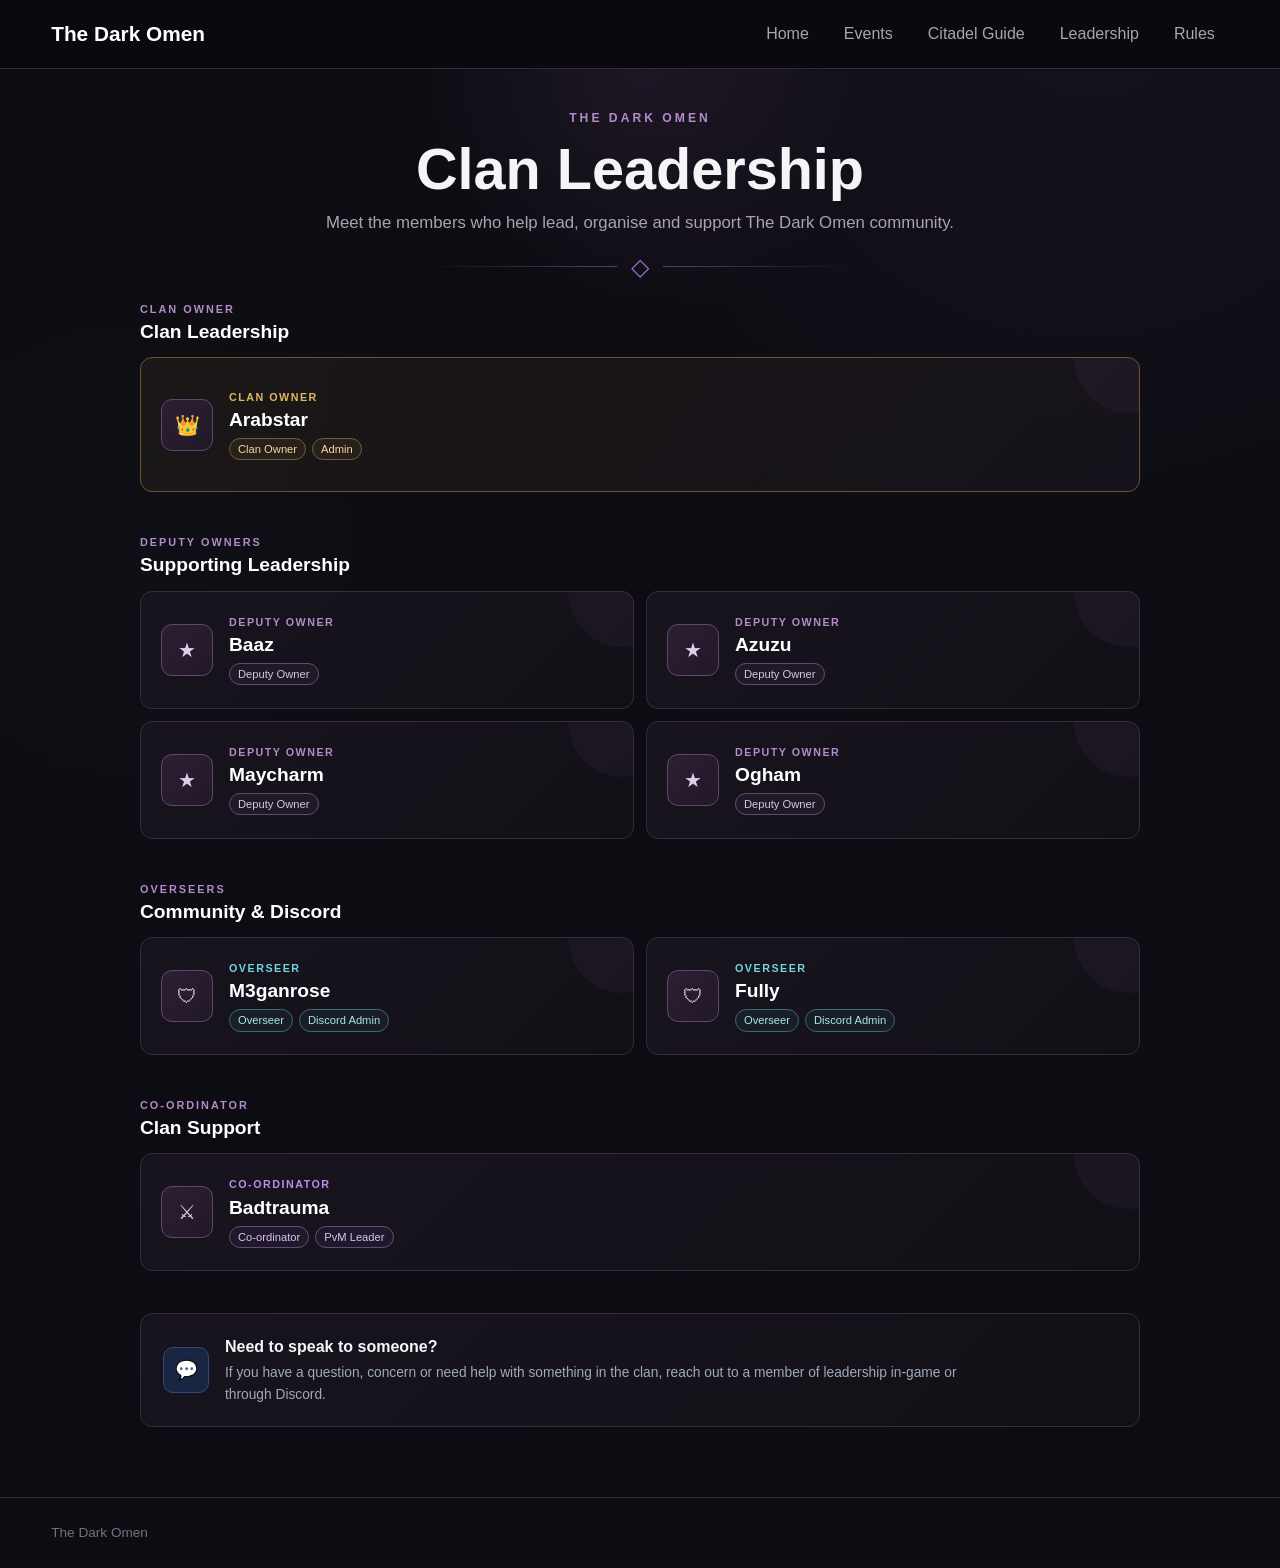
<file: leadership.html>
<!DOCTYPE html>
<html lang="en">

<head>

    <meta charset="UTF-8">

    <meta name="viewport"
          content="width=device-width, initial-scale=1.0">

    <title>Clan Leadership | The Dark Omen</title>

    <link rel="stylesheet" href="style.css?v=11">

</head>

<body>


<!-- ================================================= -->
<!-- NAVIGATION -->
<!-- ================================================= -->

<nav class="site-nav">

    <div class="container nav-inner">

        <a href="index.html"
           class="nav-logo">
            The Dark Omen
        </a>

        <div class="nav-links">

    <a href="index.html">Home</a>

    <a href="events.html">Events</a>

    <a href="citadel.html">Citadel Guide</a>

    <a href="leadership.html">Leadership</a>

    <a href="rules.html">Rules</a>

</div>

    </div>

</nav>



<!-- ================================================= -->
<!-- LEADERSHIP HERO -->
<!-- ================================================= -->

<header class="leadership-hero">

    <div class="container leadership-hero-inner">

        <p class="eyebrow">
            The Dark Omen
        </p>

        <h1>
            Clan Leadership
        </h1>

        <p class="leadership-hero-text">
            Meet the members who help lead, organise and support
            The Dark Omen community.
        </p>

        <div class="hero-divider">
            <span></span>
            <div class="hero-mark">◇</div>
            <span></span>
        </div>

    </div>

</header>



<!-- ================================================= -->
<!-- MAIN -->
<!-- ================================================= -->

<main class="leadership-page-main">

    <div class="container leadership-container">


        <!-- ================================================= -->
        <!-- OWNER -->
        <!-- ================================================= -->

        <section class="leadership-group">

            <div class="leadership-group-heading">

                <div>
                    <p class="leadership-label">
                        Clan Owner
                    </p>

                    <h2>
                        Clan Leadership
                    </h2>
                </div>

            </div>


            <article class="leadership-card leadership-owner-card">

                <div class="leadership-avatar owner-avatar">
                    👑
                </div>

                <div class="leadership-info">

                    <p class="leadership-rank">
                        Clan Owner
                    </p>

                    <h3>
                        Arabstar
                    </h3>

                    <div class="leadership-tags">

                        <span>
                            Clan Owner
                        </span>

                        <span>
                            Admin
                        </span>

                    </div>

                </div>

            </article>

        </section>



        <!-- ================================================= -->
        <!-- DEPUTIES -->
        <!-- ================================================= -->

        <section class="leadership-group">

            <div class="leadership-group-heading">

                <div>

                    <p class="leadership-label">
                        Deputy Owners
                    </p>

                    <h2>
                        Supporting Leadership
                    </h2>

                </div>

            </div>


            <div class="leadership-card-grid">


                <article class="leadership-card">

                    <div class="leadership-avatar deputy-avatar">
                        ★
                    </div>

                    <div class="leadership-info">

                        <p class="leadership-rank">
                            Deputy Owner
                        </p>

                        <h3>
                            Baaz
                        </h3>

                        <div class="leadership-tags">

                            <span>
                                Deputy Owner
                            </span>

                        </div>

                    </div>

                </article>



                <article class="leadership-card">

                    <div class="leadership-avatar deputy-avatar">
                        ★
                    </div>

                    <div class="leadership-info">

                        <p class="leadership-rank">
                            Deputy Owner
                        </p>

                        <h3>
                            Azuzu
                        </h3>

                        <div class="leadership-tags">

                            <span>
                                Deputy Owner
                            </span>

                        </div>

                    </div>

                </article>



                <article class="leadership-card">

                    <div class="leadership-avatar deputy-avatar">
                        ★
                    </div>

                    <div class="leadership-info">

                        <p class="leadership-rank">
                            Deputy Owner
                        </p>

                        <h3>
                            Maycharm
                        </h3>

                        <div class="leadership-tags">

                            <span>
                                Deputy Owner
                            </span>

                        </div>

                    </div>

                </article>



                <article class="leadership-card">

                    <div class="leadership-avatar deputy-avatar">
                        ★
                    </div>

                    <div class="leadership-info">

                        <p class="leadership-rank">
                            Deputy Owner
                        </p>

                        <h3>
                            Ogham
                        </h3>

                        <div class="leadership-tags">

                            <span>
                                Deputy Owner
                            </span>

                        </div>

                    </div>

                </article>


            </div>

        </section>



        <!-- ================================================= -->
        <!-- OVERSEERS -->
        <!-- ================================================= -->

        <section class="leadership-group">

            <div class="leadership-group-heading">

                <div>

                    <p class="leadership-label">
                        Overseers
                    </p>

                    <h2>
                        Community & Discord
                    </h2>

                </div>

            </div>


            <div class="leadership-card-grid">


                <article class="leadership-card overseer-card">

                    <div class="leadership-avatar overseer-avatar">
                        🛡
                    </div>

                    <div class="leadership-info">

                        <p class="leadership-rank">
                            Overseer
                        </p>

                        <h3>
                            M3ganrose
                        </h3>

                        <div class="leadership-tags">

                            <span>
                                Overseer
                            </span>

                            <span>
                                Discord Admin
                            </span>

                        </div>

                    </div>

                </article>



                <article class="leadership-card overseer-card">

                    <div class="leadership-avatar overseer-avatar">
                        🛡
                    </div>

                    <div class="leadership-info">

                        <p class="leadership-rank">
                            Overseer
                        </p>

                        <h3>
                            Fully
                        </h3>

                        <div class="leadership-tags">

                            <span>
                                Overseer
                            </span>

                            <span>
                                Discord Admin
                            </span>

                           
                        </div>

                    </div>

                </article>


            </div>

        </section>



        <!-- ================================================= -->
        <!-- CO-ORDINATOR -->
        <!-- ================================================= -->

        <section class="leadership-group">

            <div class="leadership-group-heading">

                <div>

                    <p class="leadership-label">
                        Co-ordinator
                    </p>

                    <h2>
                        Clan Support
                    </h2>

                </div>

            </div>


            <article class="leadership-card coordinator-card">

                <div class="leadership-avatar coordinator-avatar">
                    ⚔
                </div>

                <div class="leadership-info">

                    <p class="leadership-rank">
                        Co-ordinator
                    </p>

                    <h3>
                        Badtrauma
                    </h3>

                    <div class="leadership-tags">

                        <span>
                            Co-ordinator
                        </span>

 <span>
                                PvM Leader
                            </span>

                    </div>

                </div>

            </article>

        </section>



        <!-- ================================================= -->
        <!-- CONTACT -->
        <!-- ================================================= -->

        <section class="leadership-contact">

            <div class="leadership-contact-icon">
                💬
            </div>

            <div>

                <h2>
                    Need to speak to someone?
                </h2>

                <p>
                    If you have a question, concern or need help with something
                    in the clan, reach out to a member of leadership in-game
                    or through Discord.
                </p>

            </div>

        </section>


    </div>

</main>



<!-- ================================================= -->
<!-- FOOTER -->
<!-- ================================================= -->

<footer>

    <div class="container simple-footer">
        <p>The Dark Omen</p>
    </div>

</footer>


</body>

</html>
</file>
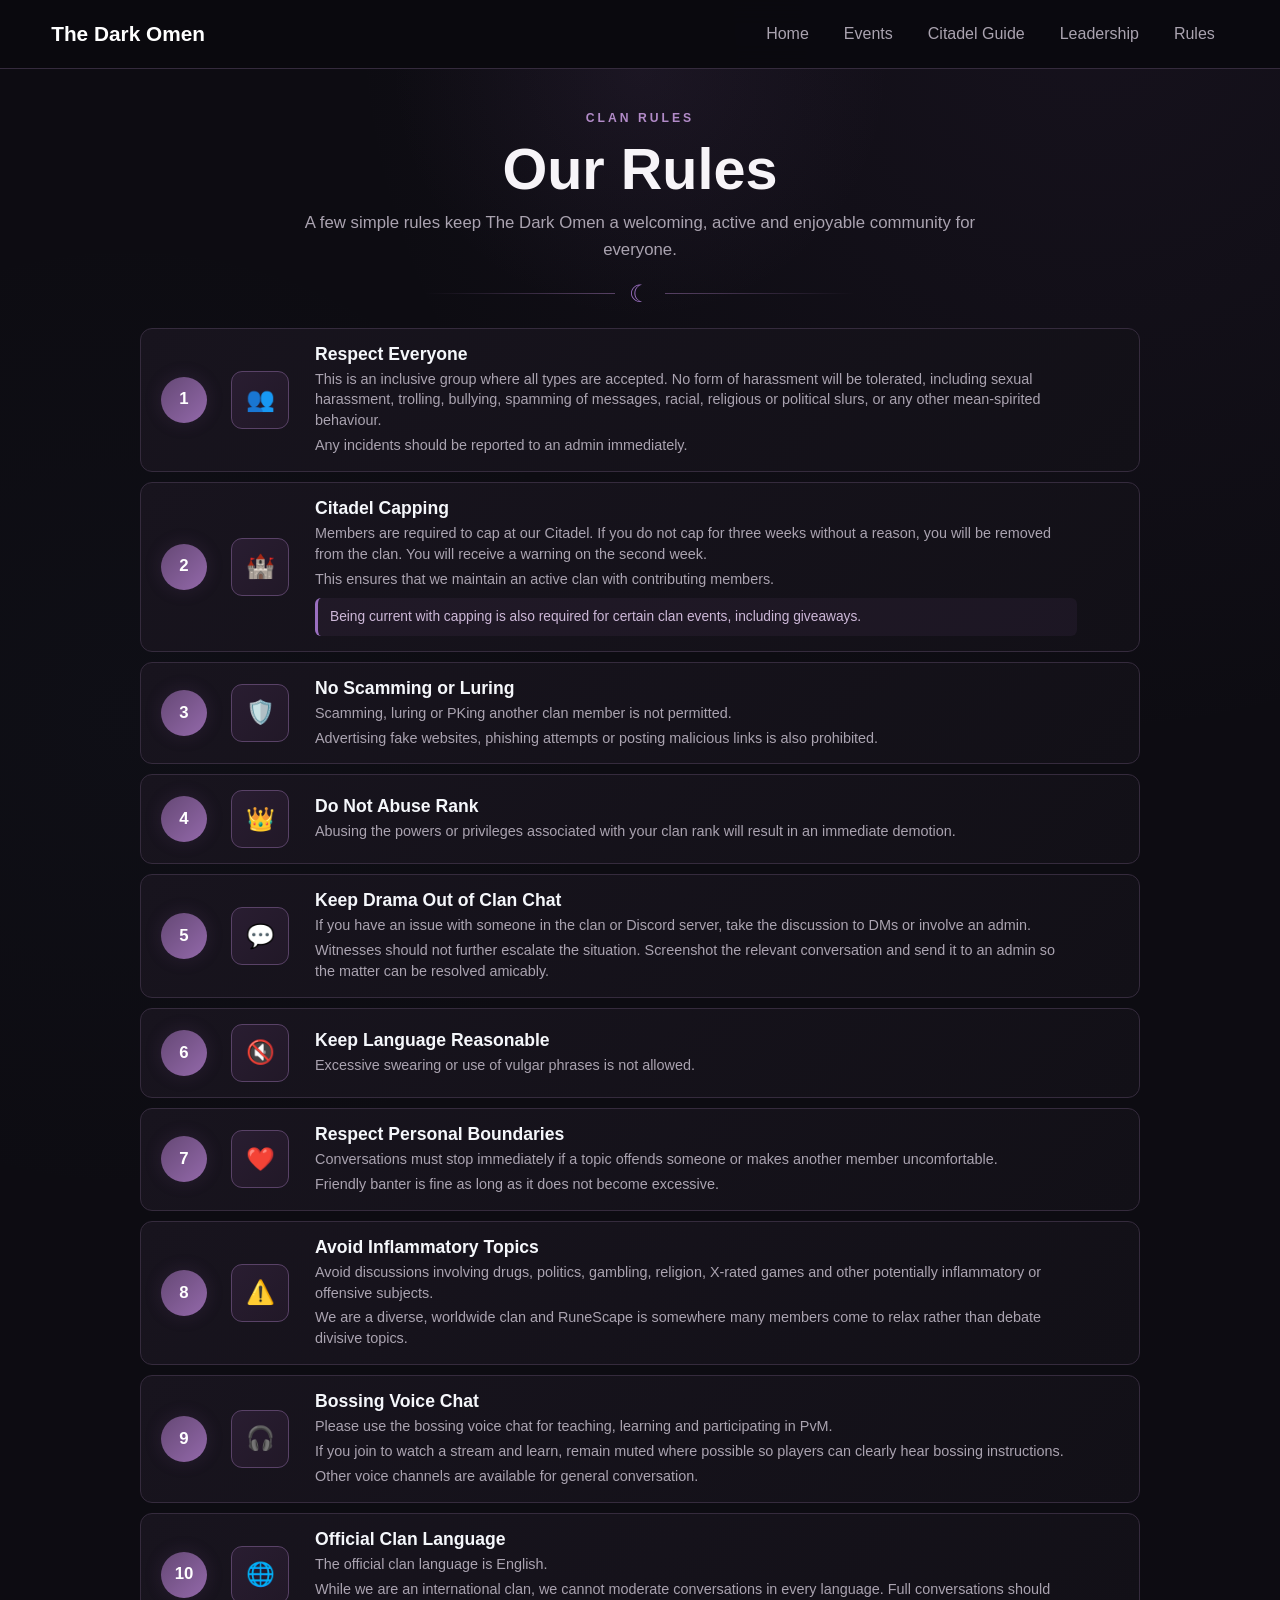
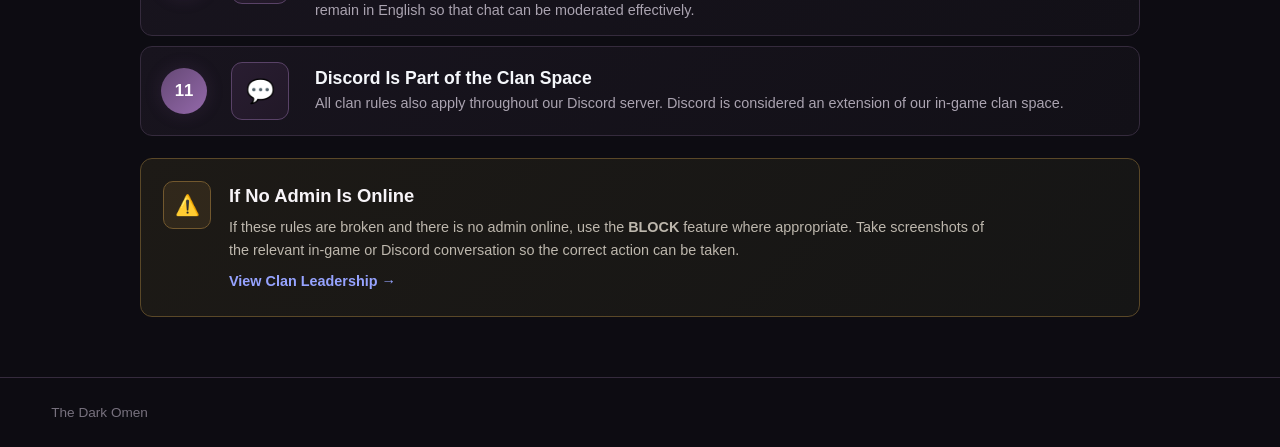
<file: rules.html>
<!DOCTYPE html>
<html lang="en">

<head>
    <meta charset="UTF-8">

    <meta name="viewport"
          content="width=device-width, initial-scale=1.0">

    <title>Clan Rules | The Dark Omen</title>

    <link rel="stylesheet" href="style.css?v=11">
</head>

<body>


<!-- ================================================= -->
<!-- NAVIGATION -->
<!-- ================================================= -->

<nav class="site-nav">

    <div class="container nav-inner">

        <a href="index.html"
           class="nav-logo">
            The Dark Omen
        </a>

        <div class="nav-links">

    <a href="index.html">Home</a>

    <a href="events.html">Events</a>

    <a href="citadel.html">Citadel Guide</a>

    <a href="leadership.html">Leadership</a>

    <a href="rules.html">Rules</a>

</div>
    </div>

</nav>



<!-- ================================================= -->
<!-- RULES HERO -->
<!-- ================================================= -->

<header class="rules-hero">

    <div class="container rules-hero-inner">

        <p class="eyebrow">
            Clan Rules
        </p>

        <h1>
            Our Rules
        </h1>

        <p class="rules-hero-text">
            A few simple rules keep The Dark Omen a welcoming,
            active and enjoyable community for everyone.
        </p>

        <div class="hero-divider">
            <span></span>
            <div class="hero-mark">☾</div>
            <span></span>
        </div>

    </div>

</header>



<!-- ================================================= -->
<!-- RULES -->
<!-- ================================================= -->

<main class="rules-page-main">

    <div class="container rules-container">


        <!-- RULE 1 -->

        <article class="rule-row">

            <div class="rule-number">
                1
            </div>

            <div class="rule-icon">
                👥
            </div>

            <div class="rule-content">

                <h2>
                    Respect Everyone
                </h2>

                <p>
                    This is an inclusive group where all types are accepted.
                    No form of harassment will be tolerated, including sexual
                    harassment, trolling, bullying, spamming of messages,
                    racial, religious or political slurs, or any other
                    mean-spirited behaviour.
                </p>

                <p>
                    Any incidents should be reported to an admin immediately.
                </p>

            </div>

            

        </article>



        <!-- RULE 2 -->

        <article class="rule-row">

            <div class="rule-number">
                2
            </div>

            <div class="rule-icon">
                🏰
            </div>

            <div class="rule-content">

                <h2>
                    Citadel Capping
                </h2>

                <p>
                    Members are required to cap at our Citadel.
                    If you do not cap for three weeks without a reason,
                    you will be removed from the clan.
                    You will receive a warning on the second week.
                </p>

                <p>
                    This ensures that we maintain an active clan
                    with contributing members.
                </p>

                <div class="rule-highlight">
                    Being current with capping is also required for
                    certain clan events, including giveaways.
                </div>

            </div>

            

        </article>



        <!-- RULE 3 -->

        <article class="rule-row">

            <div class="rule-number">
                3
            </div>

            <div class="rule-icon">
                🛡️
            </div>

            <div class="rule-content">

                <h2>
                    No Scamming or Luring
                </h2>

                <p>
                    Scamming, luring or PKing another clan member
                    is not permitted.
                </p>

                <p>
                    Advertising fake websites, phishing attempts
                    or posting malicious links is also prohibited.
                </p>

            </div>

            

        </article>



        <!-- RULE 4 -->

        <article class="rule-row">

            <div class="rule-number">
                4
            </div>

            <div class="rule-icon">
                👑
            </div>

            <div class="rule-content">

                <h2>
                    Do Not Abuse Rank
                </h2>

                <p>
                    Abusing the powers or privileges associated
                    with your clan rank will result in an immediate demotion.
                </p>

            </div>

           

        </article>



        <!-- RULE 5 -->

        <article class="rule-row">

            <div class="rule-number">
                5
            </div>

            <div class="rule-icon">
                💬
            </div>

            <div class="rule-content">

                <h2>
                    Keep Drama Out of Clan Chat
                </h2>

                <p>
                    If you have an issue with someone in the clan or Discord
                    server, take the discussion to DMs or involve an admin.
                </p>

                <p>
                    Witnesses should not further escalate the situation.
                    Screenshot the relevant conversation and send it to
                    an admin so the matter can be resolved amicably.
                </p>

            </div>


        </article>



        <!-- RULE 6 -->

        <article class="rule-row">

            <div class="rule-number">
                6
            </div>

            <div class="rule-icon">
                🔇
            </div>

            <div class="rule-content">

                <h2>
                    Keep Language Reasonable
                </h2>

                <p>
                    Excessive swearing or use of vulgar phrases
                    is not allowed.
                </p>

            </div>

          

        </article>



        <!-- RULE 7 -->

        <article class="rule-row">

            <div class="rule-number">
                7
            </div>

            <div class="rule-icon">
                ❤️
            </div>

            <div class="rule-content">

                <h2>
                    Respect Personal Boundaries
                </h2>

                <p>
                    Conversations must stop immediately if a topic
                    offends someone or makes another member uncomfortable.
                </p>

                <p>
                    Friendly banter is fine as long as it does not
                    become excessive.
                </p>

            </div>

        

        </article>



        <!-- RULE 8 -->

        <article class="rule-row">

            <div class="rule-number">
                8
            </div>

            <div class="rule-icon">
                ⚠️
            </div>

            <div class="rule-content">

                <h2>
                    Avoid Inflammatory Topics
                </h2>

                <p>
                    Avoid discussions involving drugs, politics, gambling,
                    religion, X-rated games and other potentially
                    inflammatory or offensive subjects.
                </p>

                <p>
                    We are a diverse, worldwide clan and RuneScape
                    is somewhere many members come to relax rather
                    than debate divisive topics.
                </p>

            </div>

          

        </article>



        <!-- RULE 9 -->

        <article class="rule-row">

            <div class="rule-number">
                9
            </div>

            <div class="rule-icon">
                🎧
            </div>

            <div class="rule-content">

                <h2>
                    Bossing Voice Chat
                </h2>

                <p>
                    Please use the bossing voice chat for teaching,
                    learning and participating in PvM.
                </p>

                <p>
                    If you join to watch a stream and learn,
                    remain muted where possible so players can
                    clearly hear bossing instructions.
                </p>

                <p>
                    Other voice channels are available for
                    general conversation.
                </p>

            </div>

           
        </article>



        <!-- RULE 10 -->

        <article class="rule-row">

            <div class="rule-number">
                10
            </div>

            <div class="rule-icon">
                🌐
            </div>

            <div class="rule-content">

                <h2>
                    Official Clan Language
                </h2>

                <p>
                    The official clan language is English.
                </p>

                <p>
                    While we are an international clan,
                    we cannot moderate conversations in every language.
                    Full conversations should remain in English
                    so that chat can be moderated effectively.
                </p>

            </div>

          

        </article>



        <!-- RULE 11 -->

        <article class="rule-row">

            <div class="rule-number">
                11
            </div>

            <div class="rule-icon">
                💬
            </div>

            <div class="rule-content">

                <h2>
                    Discord Is Part of the Clan Space
                </h2>

                <p>
                    All clan rules also apply throughout our Discord server.
                    Discord is considered an extension of our in-game clan space.
                </p>

            </div>

          

        </article>



        <!-- ADMIN NOTICE -->

        <section class="admin-notice">

            <div class="admin-notice-icon">
                ⚠️
            </div>

            <div>

                <h2>
                    If No Admin Is Online
                </h2>

                <p>
                    If these rules are broken and there is no admin online,
                    use the <strong>BLOCK</strong> feature where appropriate.
                    Take screenshots of the relevant in-game or Discord
                    conversation so the correct action can be taken.
                </p>

                <a href="leadership.html">
                    View Clan Leadership →
                </a>

            </div>

        </section>


    </div>

</main>



<!-- ================================================= -->
<!-- SIMPLE FOOTER -->
<!-- ================================================= -->

<footer>

    <div class="container simple-footer">

        <p>
            The Dark Omen
        </p>

    </div>

</footer>


</body>

</html>
</file>
<file: style.css>
/* ================================================= */
/* RESET */
/* ================================================= */

* {
    box-sizing: border-box;
    margin: 0;
    padding: 0;
}

html {
    scroll-behavior: smooth;
}

body {
    font-family:
        Arial,
        Helvetica,
        sans-serif;

    background:
        radial-gradient(
            circle at 85% 0%,
            rgba(88, 101, 242, 0.07),
            transparent 30%
        ),
        #0b111c;

    color: #f4f6fb;

    line-height: 1.6;

    overflow-x: hidden;
}

img {
    max-width: 100%;
    height: auto;
}

.container {
    width: min(1180px, 92%);
    margin-left: auto;
    margin-right: auto;
}



/* ================================================= */
/* NAVIGATION */
/* ================================================= */

.site-nav {
    position: sticky;
    top: 0;
    z-index: 1000;

    background:
        rgba(10, 15, 24, 0.96);

    backdrop-filter: blur(12px);

    border-bottom:
        1px solid #253047;
}

.nav-inner {
    min-height: 68px;

    display: flex;

    align-items: center;

    justify-content: space-between;

    gap: 30px;
}

.nav-logo {
    color: #ffffff;

    text-decoration: none;

    font-size: 1.3rem;

    font-weight: 700;

    white-space: nowrap;
}

.nav-links {
    display: flex;

    align-items: center;

    gap: 7px;
}

.nav-links a {
    color: #abb4c5;

    text-decoration: none;

    padding:
        9px
        14px;

    border-radius: 8px;

    white-space: nowrap;

    transition:
        color 0.2s ease,
        background 0.2s ease,
        transform 0.2s ease;
}

.nav-links a:hover {
    color: #ffffff;

    background:
        #192233;
}

.nav-links a.active {
    color: #ffffff;

    background:
        linear-gradient(
            135deg,
            #4d5ce5,
            #6775ff
        );

    box-shadow:
        0 0 22px
        rgba(88, 101, 242, 0.23);
}



/* ================================================= */
/* GENERIC */
/* ================================================= */

.eyebrow {
    margin-bottom: 10px;

    color: #818fff;

    font-size: 0.76rem;

    font-weight: 700;

    text-transform: uppercase;

    letter-spacing: 3px;
}

.card {
    background:
        linear-gradient(
            135deg,
            #151d2b,
            #111722
        );

    border:
        1px solid #2c3950;

    border-radius: 14px;
}



/* ================================================= */
/* HOME PAGE */
/* ================================================= */

.home-hero {
    position: relative;

    min-height: 580px;

    display: flex;

    align-items: center;

    overflow: hidden;

    background:
        radial-gradient(
            circle at 75% 40%,
            rgba(88, 101, 242, 0.22),
            transparent 32%
        ),
        linear-gradient(
            135deg,
            #0b1019,
            #111a2b
        );

    border-bottom:
        1px solid #273044;
}

.home-hero::after {
    content: "";

    position: absolute;

    width: 500px;
    height: 500px;

    right: -150px;
    top: -180px;

    border-radius: 50%;

    background:
        rgba(88, 101, 242, 0.08);

    filter:
        blur(20px);
}

.home-hero-inner {
    position: relative;
    z-index: 2;
}

.home-hero-content {
    max-width: 760px;
}

.logo-placeholder {
    display: inline-block;

    margin-bottom: 24px;

    padding:
        10px
        16px;

    color: #aeb8ff;

    border:
        1px solid #46548d;

    border-radius: 8px;

    background:
        rgba(88, 101, 242, 0.08);

    font-size: 0.8rem;

    font-weight: 700;

    letter-spacing: 3px;
}

.home-hero h1 {
    max-width: 800px;

    margin-bottom: 20px;

    font-size:
        clamp(
            3rem,
            7vw,
            5.2rem
        );

    line-height: 0.98;
}

.home-hero-text {
    max-width: 680px;

    margin-bottom: 30px;

    color: #bac2d0;

    font-size: 1.15rem;
}

.hero-buttons {
    display: flex;
    flex-wrap: wrap;
    gap: 12px;
}

.primary-button,
.secondary-button {
    display: inline-flex;

    align-items: center;
    justify-content: center;

    padding:
        12px
        20px;

    border-radius: 9px;

    text-decoration: none;

    font-weight: 700;

    transition:
        transform 0.2s ease,
        background 0.2s ease,
        border-color 0.2s ease;
}

.primary-button {
    color: #ffffff;

    background:
        linear-gradient(
            135deg,
            #4e5ee8,
            #6876ff
        );

    border:
        1px solid #7180ff;

    box-shadow:
        0 0 25px
        rgba(88, 101, 242, 0.20);
}

.secondary-button {
    color: #d9deea;

    background:
        #161e2c;

    border:
        1px solid #354158;
}

.primary-button:hover,
.secondary-button:hover {
    transform:
        translateY(-2px);
}

.home-section {
    margin-bottom: 75px;
}

.home-section-heading {
    margin-bottom: 25px;
}

.home-section-heading h2 {
    font-size:
        clamp(
            1.8rem,
            4vw,
            2.4rem
        );
}

.section-description {
    max-width: 650px;

    margin-top: 8px;

    color: #919bab;
}

.about-card {
    display: grid;

    grid-template-columns:
        1.5fr
        0.8fr;

    gap: 45px;

    align-items: center;

    padding: 35px;
}

.about-content h3 {
    margin-bottom: 12px;

    font-size: 1.5rem;
}

.about-content p {
    margin-bottom: 14px;

    color: #b8c0cd;
}

.about-image-placeholder {
    min-height: 230px;

    display: flex;

    flex-direction: column;

    align-items: center;

    justify-content: center;

    gap: 5px;

    border:
        1px dashed #4c5870;

    border-radius: 12px;

    background:
        linear-gradient(
            135deg,
            #182131,
            #121925
        );

    color: #9ba6ba;

    text-align: center;
}

.about-image-placeholder span {
    color: #d4d9e3;

    font-weight: 700;
}

.about-image-placeholder small {
    color: #707b8e;
}

.home-card-grid {
    display: grid;

    grid-template-columns:
        repeat(
            3,
            1fr
        );

    gap: 18px;
}

.home-link-card {
    display: block;

    min-height: 245px;

    padding: 26px;

    color: inherit;

    text-decoration: none;

    background:
        linear-gradient(
            135deg,
            #151d2b,
            #111722
        );

    border:
        1px solid #2f3a50;

    border-radius: 14px;

    transition:
        transform 0.2s ease,
        border-color 0.2s ease,
        box-shadow 0.2s ease;
}

.home-link-card:hover {
    transform:
        translateY(-4px);

    border-color:
        #6172e7;

    box-shadow:
        0 14px 35px
        rgba(0, 0, 0, 0.22);
}

.home-card-icon {
    width: 52px;
    height: 52px;

    display: flex;

    align-items: center;

    justify-content: center;

    margin-bottom: 20px;

    border:
        1px solid #5265b6;

    border-radius: 12px;

    background:
        #1f2b49;

    font-size: 1.35rem;
}

.home-link-card h3 {
    margin-bottom: 8px;

    font-size: 1.3rem;
}

.home-link-card p {
    margin-bottom: 18px;

    color: #aeb7c6;
}

.card-link {
    color: #8e9cff;

    font-size: 0.9rem;

    font-weight: 700;
}

.community-feature {
    display: grid;

    grid-template-columns:
        1fr
        1fr;

    gap: 50px;

    padding: 35px;

    background:
        linear-gradient(
            135deg,
            #151d2b,
            #111722
        );

    border:
        1px solid #2f3a50;

    border-radius: 14px;
}

.community-feature h2 {
    margin-bottom: 12px;

    font-size: 2rem;
}

.community-feature > div > p:not(.eyebrow) {
    color: #aeb7c6;
}

.community-features {
    display: grid;

    grid-template-columns:
        repeat(
            2,
            1fr
        );

    gap: 12px;
}

.mini-feature {
    display: flex;

    align-items: center;

    gap: 12px;

    padding: 15px;

    background:
        #182131;

    border:
        1px solid #303c53;

    border-radius: 10px;
}

.mini-feature > span {
    font-size: 1.35rem;
}

.mini-feature strong {
    display: block;
}

.mini-feature p {
    color: #8f99aa;

    font-size: 0.82rem;
}

.discord-section {
    display: flex;

    align-items: center;

    justify-content: space-between;

    gap: 30px;

    padding: 35px;

    background:
        radial-gradient(
            circle at 90% 50%,
            rgba(88, 101, 242, 0.18),
            transparent 30%
        ),
        linear-gradient(
            135deg,
            #171f31,
            #121824
        );

    border:
        1px solid #4d5eb0;

    border-radius: 16px;
}

.discord-content {
    display: flex;

    align-items: center;

    gap: 20px;
}

.discord-icon {
    width: 64px;
    height: 64px;

    flex-shrink: 0;

    display: flex;

    align-items: center;

    justify-content: center;

    border-radius: 14px;

    background:
        #5865f2;

    font-size: 1.7rem;
}




    /* ================================================= */
/* LEADERSHIP PAGE */
/* ================================================= */

.leadership-hero {
    padding:
        40px
        0
        22px;

    text-align: center;

    background:
        radial-gradient(
            circle at 50% 0%,
            rgba(88, 101, 242, 0.10),
            transparent 34%
        );
}

.leadership-hero-inner {
    max-width: 850px;
}

.leadership-hero h1 {
    margin-bottom: 8px;

    font-size:
        clamp(
            2.4rem,
            5vw,
            3.6rem
        );

    line-height: 1.1;
}

.leadership-hero-text {
    max-width: 680px;

    margin:
        0
        auto;

    color: #aeb8ca;

    font-size: 1.05rem;
}



.leadership-page-main {
    padding:
        0
        0
        70px;
}

.leadership-container {
    max-width: 1000px;
}



/* ================================================= */
/* GROUP */
/* ================================================= */

.leadership-group {
    margin-bottom: 42px;
}

.leadership-group-heading {
    display: flex;

    align-items: flex-end;

    justify-content: space-between;

    margin-bottom: 14px;
}

.leadership-label {
    margin-bottom: 2px;

    color: #7f8df0;

    font-size: 0.68rem;

    font-weight: 700;

    text-transform: uppercase;

    letter-spacing: 2px;
}

.leadership-group-heading h2 {
    color: #ffffff;

    font-size: 1.2rem;

    line-height: 1.2;
}



/* ================================================= */
/* GRID */
/* ================================================= */

.leadership-card-grid {
    display: grid;

    grid-template-columns:
        repeat(
            2,
            minmax(0, 1fr)
        );

    gap: 12px;
}



/* ================================================= */
/* CARD */
/* ================================================= */

.leadership-card {
    position: relative;

    display: flex;

    align-items: center;

    gap: 16px;

    min-height: 118px;

    padding:
        18px
        20px;

    background:
        linear-gradient(
            135deg,
            #111a29,
            #0f1724
        );

    border:
        1px solid #293953;

    border-radius: 12px;

    overflow: hidden;

    transition:
        transform 0.18s ease,
        border-color 0.18s ease,
        background 0.18s ease;
}

.leadership-card:hover {
    transform:
        translateY(-1px);

    border-color:
        #465da0;

    background:
        linear-gradient(
            135deg,
            #152033,
            #111a29
        );
}



/* subtle decorative glow */

.leadership-card::after {
    content: "";

    position: absolute;

    width: 110px;

    height: 110px;

    top: -55px;

    right: -45px;

    border-radius: 50%;

    background:
        rgba(88, 101, 242, 0.07);

    pointer-events: none;
}



/* ================================================= */
/* OWNER */
/* ================================================= */

.leadership-owner-card {
    min-height: 135px;

    border-color:
        #66552d;

    background:
        linear-gradient(
            135deg,
            rgba(119, 92, 37, 0.12),
            #111a29
        );
}

.leadership-owner-card:hover {
    border-color:
        #9c7938;
}



/* ================================================= */
/* AVATARS */
/* ================================================= */

.leadership-avatar {
    width: 52px;

    height: 52px;

    flex-shrink: 0;

    display: flex;

    align-items: center;

    justify-content: center;

    border-radius: 11px;

    color: #dce2ff;

    background:
        linear-gradient(
            135deg,
            #1d2a4f,
            #17213d
        );

    border:
        1px solid #30477e;

    font-size: 1.25rem;
}

.owner-avatar {
    color: #ffe3a1;

    background:
        linear-gradient(
            135deg,
            #574522,
            #75602f
        );

    border-color:
        #a07c38;
}

.deputy-avatar {
    color: #d5dcff;
}

.overseer-avatar {
    color: #a8eef3;

    background:
        linear-gradient(
            135deg,
            #193b43,
            #16424a
        );

    border-color:
        #327a83;
}

.coordinator-avatar {
    color: #e1c7ff;

    background:
        linear-gradient(
            135deg,
            #39274f,
            #51356f
        );

    border-color:
        #73509d;
}



/* ================================================= */
/* INFO */
/* ================================================= */

.leadership-info {
    min-width: 0;

    position: relative;

    z-index: 2;
}

.leadership-rank {
    margin-bottom: 2px;

    color: #8e9bed;

    font-size: 0.67rem;

    font-weight: 700;

    text-transform: uppercase;

    letter-spacing: 1.5px;
}

.leadership-owner-card .leadership-rank {
    color: #ddb965;
}

.overseer-card .leadership-rank {
    color: #72d5df;
}

.coordinator-card .leadership-rank {
    color: #bd8be9;
}

.leadership-info h3 {
    margin-bottom: 7px;

    color: #ffffff;

    font-size: 1.2rem;

    line-height: 1.2;
}



/* ================================================= */
/* TAGS */
/* ================================================= */

.leadership-tags {
    display: flex;

    flex-wrap: wrap;

    gap: 6px;
}

.leadership-tags span {
    display: inline-block;

    padding:
        3px
        8px;

    color: #cbd3ff;

    background:
        rgba(88, 101, 242, 0.10);

    border:
        1px solid #4657a5;

    border-radius: 20px;

    font-size: 0.7rem;

    line-height: 1.3;
}

.leadership-owner-card .leadership-tags span {
    color: #f2d998;

    background:
        rgba(198, 157, 77, 0.08);

    border-color:
        #725d32;
}

.overseer-card .leadership-tags span {
    color: #a7e7ed;

    background:
        rgba(74, 168, 179, 0.07);

    border-color:
        #376c73;
}

.coordinator-card .leadership-tags span {
    color: #ddc0fa;

    background:
        rgba(139, 100, 199, 0.07);

    border-color:
        #634884;
}



/* ================================================= */
/* CONTACT BOX */
/* ================================================= */

.leadership-contact {
    display: flex;

    align-items: center;

    gap: 16px;

    margin-top: 12px;

    padding:
        20px
        22px;

    background:
        linear-gradient(
            135deg,
            #111a29,
            #0f1724
        );

    border:
        1px solid #293953;

    border-radius: 12px;
}

.leadership-contact-icon {
    width: 46px;

    height: 46px;

    flex-shrink: 0;

    display: flex;

    align-items: center;

    justify-content: center;

    border-radius: 10px;

    background:
        #192642;

    border:
        1px solid #30477e;

    font-size: 1.15rem;
}

.leadership-contact h2 {
    margin-bottom: 2px;

    font-size: 1rem;
}

.leadership-contact p {
    max-width: 750px;

    color: #9faaba;

    font-size: 0.86rem;
}

/* ================================================= */
/* RULES PAGE */
/* ================================================= */

.rules-hero {
    padding:
        40px
        0
        22px;

    text-align: center;
}

.rules-hero-inner {
    max-width: 850px;
}

.rules-hero h1 {
    margin-bottom: 8px;

    font-size:
        clamp(
            2.4rem,
            5vw,
            3.6rem
        );

    line-height: 1.1;
}

.rules-hero-text {
    max-width: 680px;

    margin:
        0
        auto;

    color: #aeb8ca;

    font-size: 1.05rem;
}

.hero-divider {
    display: flex;

    align-items: center;

    justify-content: center;

    gap: 14px;

    max-width: 430px;

    margin:
        18px
        auto
        0;
}

.hero-divider span {
    height: 1px;

    flex: 1;

    background:
        linear-gradient(
            90deg,
            transparent,
            #35436d
        );
}

.hero-divider span:last-child {
    background:
        linear-gradient(
            90deg,
            #35436d,
            transparent
        );
}

.hero-mark {
    color: #6575f7;

    font-size: 1.5rem;

    line-height: 1;
}

.rules-page-main {
    padding:
        0
        0
        60px;
}

.rules-container {
    max-width: 1000px;
}

.rule-row {
    position: relative;

    display: grid;

    grid-template-columns:
        52px
        66px
        minmax(0, 1fr)
        24px;

    align-items: center;

    gap: 18px;

    margin-bottom: 10px;

    padding:
        15px
        20px;

    background:
        linear-gradient(
            135deg,
            #111a29,
            #0f1724
        );

    border:
        1px solid #293953;

    border-radius: 12px;

    transition:
        transform 0.18s ease,
        border-color 0.18s ease,
        background 0.18s ease;
}

.rule-row:hover {
    transform:
        translateY(-1px);

    border-color:
        #465da0;

    background:
        linear-gradient(
            135deg,
            #152033,
            #111a29
        );
}

.rule-number {
    width: 46px;
    height: 46px;

    display: flex;

    align-items: center;

    justify-content: center;

    flex-shrink: 0;

    border-radius: 50%;

    color: #ffffff;

    background:
        linear-gradient(
            135deg,
            #3f50c7,
            #5969eb
        );

    font-size: 1.05rem;

    font-weight: 700;

    box-shadow:
        0 0 18px
        rgba(88, 101, 242, 0.14);
}

.rule-icon {
    width: 58px;
    height: 58px;

    display: flex;

    align-items: center;

    justify-content: center;

    flex-shrink: 0;

    border:
        1px solid #263d75;

    border-radius: 11px;

    background:
        linear-gradient(
            135deg,
            #1b2950,
            #17213f
        );

    font-size: 1.45rem;
}

.rule-content {
    min-width: 0;
}

.rule-content h2 {
    margin-bottom: 3px;

    color: #f5f7fb;

    font-size: 1.1rem;

    line-height: 1.25;
}

.rule-content p {
    margin-bottom: 4px;

    color: #aeb8c9;

    font-size: 0.9rem;

    line-height: 1.45;
}

.rule-content p:last-child {
    margin-bottom: 0;
}

.rule-highlight {
    margin-top: 8px;

    padding:
        8px
        12px;

    color: #b9c3ee;

    background:
        rgba(88, 101, 242, 0.11);

    border-left:
        3px solid #6676f0;

    border-radius: 6px;

    font-size: 0.86rem;
}

.rule-arrow {
    color: #5e70dc;

    font-size: 2rem;

    font-weight: 300;

    text-align: right;

    opacity: 0.8;
}

.admin-notice {
    display: flex;

    align-items: flex-start;

    gap: 18px;

    margin-top: 22px;

    padding: 22px;

    background:
        linear-gradient(
            135deg,
            #1d1a16,
            #151515
        );

    border:
        1px solid #5a4828;

    border-radius: 12px;
}

.admin-notice-icon {
    width: 48px;
    height: 48px;

    display: flex;

    align-items: center;

    justify-content: center;

    flex-shrink: 0;

    border:
        1px solid #72582e;

    border-radius: 10px;

    background:
        rgba(221, 168, 75, 0.10);

    font-size: 1.25rem;
}

.admin-notice h2 {
    margin-bottom: 5px;

    font-size: 1.15rem;
}

.admin-notice p {
    max-width: 760px;

    color: #bdb7ad;

    font-size: 0.9rem;
}

.admin-notice a {
    display: inline-block;

    margin-top: 8px;

    color: #96a3ff;

    text-decoration: none;

    font-size: 0.9rem;

    font-weight: 700;
}

.admin-notice a:hover {
    text-decoration: underline;
}



/* ================================================= */
/* CITADEL PAGE - NEW WALKTHROUGH */
/* ================================================= */

.citadel-hero {
    padding:
        44px
        0
        24px;

    text-align: center;

    background:
        radial-gradient(
            circle at 50% 0%,
            rgba(88, 101, 242, 0.10),
            transparent 34%
        );
}

.citadel-hero-inner {
    max-width: 850px;
}

.citadel-hero h1 {
    margin-bottom: 10px;

    font-size:
        clamp(
            2.4rem,
            5vw,
            3.8rem
        );

    line-height: 1.08;
}

.citadel-hero-text {
    max-width: 680px;

    margin:
        0
        auto;

    color: #aeb8ca;

    font-size: 1.04rem;
}

.citadel-page-main {
    padding:
        0
        0
        70px;
}

.citadel-container {
    max-width: 1040px;
}



/* QUICK FLOW */

.quick-flow {
    margin-bottom: 58px;

    padding:
        24px
        26px;

    background:
        linear-gradient(
            135deg,
            #111a29,
            #0e1623
        );

    border:
        1px solid #2b3952;

    border-radius: 14px;
}

.section-label {
    margin-bottom: 20px;

    color: #818fff;

    font-size: 0.75rem;

    font-weight: 700;

    text-transform: uppercase;

    letter-spacing: 2px;

    text-align: center;
}

.quick-flow-track {
    display: flex;

    align-items: center;

    justify-content: space-between;

    gap: 10px;
}

.quick-flow-step {
    min-width: 110px;

    text-align: center;
}

.quick-flow-number {
    width: 42px;
    height: 42px;

    display: flex;

    align-items: center;

    justify-content: center;

    margin:
        0
        auto
        9px;

    border-radius: 50%;

    color: #ffffff;

    background:
        linear-gradient(
            135deg,
            #4051ca,
            #6170ef
        );

    font-size: 0.82rem;

    font-weight: 700;
}

.quick-flow-title {
    margin-bottom: 2px;

    color: #ffffff;

    font-weight: 700;
}

.quick-flow-text {
    color: #8995a9;

    font-size: 0.78rem;
}

.quick-flow-line {
    height: 1px;

    flex: 1;

    background:
        linear-gradient(
            90deg,
            #344266,
            #5261a8,
            #344266
        );
}



/* GUIDE STEP */

.guide-step {
    display: grid;

    grid-template-columns:
        68px
        minmax(0, 1fr);

    gap: 24px;

    position: relative;
}

.guide-step-marker {
    display: flex;

    flex-direction: column;

    align-items: center;
}

.guide-step-number {
    width: 48px;
    height: 48px;

    display: flex;

    align-items: center;

    justify-content: center;

    flex-shrink: 0;

    border-radius: 50%;

    color: #ffffff;

    background:
        linear-gradient(
            135deg,
            #4051ca,
            #6170ef
        );

    border:
        1px solid #7180ff;

    font-size: 0.9rem;

    font-weight: 700;

    box-shadow:
        0 0 22px
        rgba(88, 101, 242, 0.14);
}

.guide-step-line {
    width: 1px;

    flex: 1;

    min-height: 65px;

    margin-top: 8px;

    background:
        linear-gradient(
            #47579d,
            rgba(71, 87, 157, 0.15)
        );
}

.guide-step-content {
    padding-bottom: 62px;
}

.guide-step-last .guide-step-content {
    padding-bottom: 30px;
}

.guide-step-heading {
    margin-bottom: 12px;
}

.step-kicker {
    margin-bottom: 3px;

    color: #7888ee;

    font-size: 0.7rem;

    font-weight: 700;

    text-transform: uppercase;

    letter-spacing: 1.8px;
}

.guide-step-heading h2 {
    color: #ffffff;

    font-size:
        clamp(
            1.55rem,
            3vw,
            2rem
        );

    line-height: 1.2;
}

.guide-step-intro {
    max-width: 760px;

    margin-bottom: 22px;

    color: #b1bac8;

    font-size: 0.97rem;
}



/* MEDIA */

.guide-media-grid {
    display: grid;

    grid-template-columns:
        repeat(
            2,
            minmax(0, 1fr)
        );

    gap: 18px;

    margin-top: 18px;
}

.guide-media {
    overflow: hidden;

    background:
        #0e1622;

    border:
        1px solid #2a3850;

    border-radius: 12px;
}

.guide-media img {
    width: 100%;

    display: block;

    background:
        #080d14;
}

.guide-media figcaption {
    padding:
        10px
        12px;

    color: #8490a3;

    font-size: 0.8rem;

    line-height: 1.45;

    border-top:
        1px solid #253247;
}

.guide-media-wide {
    max-width: 820px;
}

.guide-media-portrait {
    max-width: 360px;

    margin-left: auto;
    margin-right: auto;
}



/* TIP / SUCCESS */

.guide-tip,
.guide-success {
    display: flex;

    align-items: flex-start;

    gap: 13px;

    margin-top: 18px;

    padding:
        14px
        16px;

    border-radius: 10px;
}

.guide-tip {
    background:
        rgba(88, 101, 242, 0.08);

    border:
        1px solid #344570;
}

.guide-success {
    background:
        rgba(69, 196, 134, 0.07);

    border:
        1px solid #28543f;
}

.guide-tip-icon {
    width: 34px;
    height: 34px;

    display: flex;

    align-items: center;

    justify-content: center;

    flex-shrink: 0;

    border-radius: 8px;

    background:
        #1c2740;
}

.guide-success .guide-tip-icon {
    background:
        #173429;
}

.guide-tip strong,
.guide-success strong {
    display: block;

    margin-bottom: 2px;

    color: #f4f6fb;

    font-size: 0.9rem;
}

.guide-tip p,
.guide-success p {
    color: #9eabba;

    font-size: 0.84rem;
}



/* FINAL STEP */

.final-step-box {
    display: flex;

    align-items: center;

    gap: 14px;

    max-width: 700px;

    padding:
        16px
        18px;

    background:
        linear-gradient(
            135deg,
            #131d2c,
            #101722
        );

    border:
        1px solid #2c3a53;

    border-radius: 11px;
}

.final-step-icon {
    width: 42px;
    height: 42px;

    display: flex;

    align-items: center;

    justify-content: center;

    flex-shrink: 0;

    border-radius: 9px;

    background:
        #1c2944;
}

.final-step-box strong {
    color: #ffffff;
}

.final-step-box p {
    color: #9faabb;

    font-size: 0.88rem;
}



/* BENEFITS */

.citadel-benefits {
    margin-top: 38px;

    padding-top: 42px;

    border-top:
        1px solid #263247;
}

.citadel-benefits-heading {
    text-align: center;

    margin-bottom: 28px;
}

.citadel-benefits-heading h2 {
    font-size:
        clamp(
            1.8rem,
            4vw,
            2.5rem
        );
}

.citadel-benefit-grid {
    display: grid;

    grid-template-columns:
        repeat(
            4,
            1fr
        );

    gap: 0;

    border:
        1px solid #2b3850;

    border-radius: 14px;

    overflow: hidden;
}

.citadel-benefit {
    padding:
        24px
        20px;

    text-align: center;

    background:
        linear-gradient(
            135deg,
            #121a28,
            #0f1723
        );

    border-right:
        1px solid #2a374d;
}

.citadel-benefit:last-child {
    border-right: none;
}

.citadel-benefit-icon {
    margin-bottom: 10px;

    font-size: 1.45rem;
}

.citadel-benefit h3 {
    margin-bottom: 5px;

    font-size: 1rem;
}

.citadel-benefit p {
    color: #8d98a9;

    font-size: 0.8rem;

    line-height: 1.45;
}



/* ================================================= */
/* FOOTER */
/* ================================================= */

footer {
    border-top:
        1px solid #253047;

    padding:
        24px
        0;
}

.simple-footer {
    color: #747f91;

    font-size: 0.85rem;
}



/* ================================================= */
/* TABLET */
/* ================================================= */

@media (max-width: 900px) {

    .home-card-grid {
        grid-template-columns: 1fr;
    }

    .home-link-card {
        min-height: auto;
    }

    .about-card,
    .community-feature {
        grid-template-columns: 1fr;
    }

    .discord-section {
        flex-direction: column;

        align-items: flex-start;
    }

    .citadel-benefit-grid {
        grid-template-columns:
            repeat(
                2,
                1fr
            );
    }

    .citadel-benefit:nth-child(2) {
        border-right: none;
    }

    .citadel-benefit:nth-child(1),
    .citadel-benefit:nth-child(2) {
        border-bottom:
            1px solid #2a374d;
    }

}




/* ================================================= */
/* MOBILE */
/* ================================================= */

@media (max-width: 700px) {

    .container {
        width: 92%;
    }


    /* NAV */

    .site-nav {
        position: relative;
    }

    .nav-inner {
        flex-direction: column;

        gap: 12px;

        padding:
            16px
            0;
    }

    .nav-logo {
        font-size: 1.35rem;
    }

    .nav-links {
        width: 100%;

        justify-content: space-between;

        gap: 3px;
    }

    .nav-links a {
        flex: 1;

        padding:
            8px
            4px;

        text-align: center;

        white-space: normal;

        font-size: 0.81rem;

        line-height: 1.25;
    }


    /* HOME */

    .home-hero {
        min-height: auto;

        padding:
            70px
            0;
    }

    .home-hero h1 {
        font-size:
            clamp(
                2.7rem,
                13vw,
                4rem
            );
    }

    .hero-buttons {
        flex-direction: column;
    }

    .primary-button,
    .secondary-button {
        width: 100%;
    }

    .home-section {
        margin-bottom: 50px;
    }

    .about-card,
    .community-feature,
    .discord-section {
        padding: 22px;
    }

    .community-features {
        grid-template-columns: 1fr;
    }

    .discord-content {
        flex-direction: column;

        align-items: flex-start;
    }


    /* LEADERSHIP */


    .leadership-hero {
        padding:
            32px
            0
            18px;
    }

    .leadership-hero h1 {
        font-size: 2.4rem;
    }

    .leadership-hero-text {
        font-size: 0.95rem;
    }

    .leadership-group {
        margin-bottom: 32px;
    }

    .leadership-card-grid {
        grid-template-columns: 1fr;
    }

    .leadership-card {
        min-height: 105px;

        padding:
            16px
            16px;

        gap: 13px;
    }

    .leadership-owner-card {
        min-height: 115px;
    }

    .leadership-avatar {
        width: 46px;

        height: 46px;

        font-size: 1.1rem;
    }

    .leadership-info h3 {
        font-size: 1.1rem;
    }

    .leadership-contact {
        align-items: flex-start;

        padding: 17px;
    }


    /* RULES */

    .rules-hero {
        padding:
            32px
            0
            18px;
    }

    .rules-hero h1 {
        font-size: 2.4rem;
    }

    .rules-hero-text {
        font-size: 0.95rem;
    }

    .rule-row {
        grid-template-columns:
            42px
            48px
            minmax(0, 1fr);

        gap: 11px;

        padding:
            14px
            14px;

        align-items: start;
    }

    .rule-number {
        width: 40px;

        height: 40px;

        font-size: 0.9rem;
    }

    .rule-icon {
        width: 44px;

        height: 44px;

        font-size: 1.1rem;
    }

    .rule-content h2 {
        margin-top: 2px;

        font-size: 1rem;
    }

    .rule-content p {
        font-size: 0.88rem;

        line-height: 1.5;
    }

    .rule-arrow {
        display: none;
    }

    .rule-highlight {
        font-size: 0.82rem;
    }

    .admin-notice {
        padding: 18px;

        gap: 12px;
    }


    /* CITADEL */

    .citadel-hero {
        padding:
            34px
            0
            18px;
    }

    .citadel-hero h1 {
        font-size: 2.45rem;
    }

    .citadel-hero-text {
        font-size: 0.95rem;
    }

    .quick-flow {
        padding:
            18px
            16px;
    }

    .quick-flow-track {
        flex-direction: column;

        align-items: stretch;

        gap: 8px;
    }

    .quick-flow-step {
        display: grid;

        grid-template-columns:
            42px
            80px
            minmax(0, 1fr);

        align-items: center;

        gap: 12px;

        text-align: left;
    }

    .quick-flow-number {
        margin: 0;
    }

    .quick-flow-line {
        width: 1px;

        height: 16px;

        margin-left: 21px;

        flex: none;
    }

    .guide-step {
        grid-template-columns:
            48px
            minmax(0, 1fr);

        gap: 14px;
    }

    .guide-step-number {
        width: 40px;

        height: 40px;

        font-size: 0.8rem;
    }

    .guide-step-content {
        padding-bottom: 46px;
    }

    .guide-media-grid {
        grid-template-columns: 1fr;
    }

    .guide-step-heading h2 {
        font-size: 1.4rem;
    }

    .guide-step-intro {
        font-size: 0.92rem;
    }

    .guide-media figcaption {
        font-size: 0.76rem;
    }

    .guide-tip,
    .guide-success {
        padding:
            12px
            13px;
    }

    .citadel-benefit-grid {
        grid-template-columns: 1fr;
    }

    .citadel-benefit {
        border-right: none;

        border-bottom:
            1px solid #2a374d;
    }

    .citadel-benefit:last-child {
        border-bottom: none;
    }


}

/* ================================================= */
/* VERY SMALL PHONES */
/* ================================================= */

@media (max-width: 420px) {

    .nav-links a {
        font-size: 0.74rem;
    }

    .rule-row {
        grid-template-columns:
            38px
            minmax(0, 1fr);

        gap: 12px;
    }

    .rule-icon {
        display: none;
    }

    .rule-number {
        width: 36px;

        height: 36px;

        font-size: 0.85rem;
    }

    .guide-step {
        grid-template-columns:
            40px
            minmax(0, 1fr);

        gap: 10px;
    }

    .guide-step-number {
        width: 34px;

        height: 34px;

        font-size: 0.72rem;
    }

    .quick-flow-step {
        grid-template-columns:
            38px
            70px
            minmax(0, 1fr);
    }

    .quick-flow-number {
        width: 36px;

        height: 36px;
    }

}


/* ================================================= */
/* EVENTS PAGE */
/* ================================================= */

.events-hero {
    padding:
        48px
        0
        30px;

    text-align: center;

    background:
        radial-gradient(
            circle at 50% 0%,
            rgba(88, 101, 242, 0.13),
            transparent 38%
        );

    border-bottom:
        1px solid #202b3d;
}

.events-hero-inner {
    max-width: 850px;
}

.events-hero h1 {
    margin-bottom: 10px;

    font-size:
        clamp(
            2.6rem,
            5vw,
            3.8rem
        );

    line-height: 1.08;
}

.events-hero-text {
    max-width: 680px;

    margin:
        0
        auto;

    color: #aeb8ca;

    font-size: 1.04rem;
}

.events-live-status {
    display: inline-flex;

    align-items: center;

    gap: 8px;

    margin-top: 18px;

    padding:
        6px
        11px;

    color: #9ba7b9;

    background:
        rgba(17, 26, 41, 0.7);

    border:
        1px solid #2c3b54;

    border-radius: 30px;

    font-size: 0.78rem;
}

.events-live-dot {
    width: 7px;
    height: 7px;

    border-radius: 50%;

    background: #55d38a;

    box-shadow:
        0 0 10px
        rgba(85, 211, 138, 0.5);
}


/* MAIN */

.events-page-main {
    max-width: 1040px;

    padding:
        28px
        0
        70px;
}


/* TOOLBAR */

.events-toolbar {
    display: flex;

    align-items: center;

    justify-content: space-between;

    gap: 20px;

    margin-bottom: 36px;
}

.events-view-switcher {
    display: inline-flex;

    padding: 4px;

    background: #101825;

    border:
        1px solid #2a374d;

    border-radius: 10px;
}

.events-view-button {
    padding:
        8px
        18px;

    color: #929daf;

    background: transparent;

    border: none;

    border-radius: 7px;

    font: inherit;

    font-size: 0.86rem;

    font-weight: 700;

    cursor: pointer;

    transition:
        color 0.18s ease,
        background 0.18s ease;
}

.events-view-button:hover {
    color: #ffffff;
}

.events-view-button.active {
    color: #ffffff;

    background:
        linear-gradient(
            135deg,
            #4354cf,
            #5d6bea
        );

    box-shadow:
        0 0 15px
        rgba(88, 101, 242, 0.16);
}

.events-updated {
    color: #707c8f;

    font-size: 0.78rem;
}


/* HEADING */

.events-section-heading {
    display: flex;

    align-items: flex-end;

    justify-content: space-between;

    gap: 20px;

    margin-bottom: 18px;
}

.events-section-heading h2 {
    font-size:
        clamp(
            1.6rem,
            3vw,
            2rem
        );
}

.events-count {
    margin-bottom: 4px;

    padding:
        5px
        10px;

    color: #aeb9ff;

    background:
        rgba(88, 101, 242, 0.08);

    border:
        1px solid #344678;

    border-radius: 20px;

    font-size: 0.72rem;

    font-weight: 700;
}


/* EVENT LIST */

.events-list {
    display: flex;

    flex-direction: column;

    gap: 10px;
}

.event-card {
    position: relative;

    display: grid;

    grid-template-columns:
        76px
        minmax(0, 1fr)
        auto;

    align-items: center;

    gap: 20px;

    min-height: 110px;

    padding:
        16px
        20px;

    background:
        linear-gradient(
            135deg,
            #111a29,
            #0f1724
        );

    border:
        1px solid #293953;

    border-radius: 12px;

    overflow: hidden;

    transition:
        transform 0.18s ease,
        border-color 0.18s ease,
        background 0.18s ease;
}

.event-card::after {
    content: "";

    position: absolute;

    width: 120px;
    height: 120px;

    top: -70px;
    right: -50px;

    border-radius: 50%;

    background:
        rgba(88, 101, 242, 0.055);

    pointer-events: none;
}

.event-card:hover {
    transform:
        translateY(-1px);

    border-color: #465da0;

    background:
        linear-gradient(
            135deg,
            #152033,
            #111a29
        );
}


/* DATE */

.event-date-block {
    width: 66px;

    padding:
        8px
        5px;

    text-align: center;

    background:
        linear-gradient(
            135deg,
            #19264a,
            #17213d
        );

    border:
        1px solid #30477e;

    border-radius: 10px;
}

.event-date-month {
    display: block;

    color: #8f9cff;

    font-size: 0.62rem;

    font-weight: 700;

    letter-spacing: 1px;
}

.event-date-day {
    display: block;

    margin:
        1px
        0;

    color: #ffffff;

    font-size: 1.6rem;

    line-height: 1.1;
}

.event-date-weekday {
    display: block;

    color: #8793a6;

    font-size: 0.6rem;

    font-weight: 700;
}


/* EVENT CONTENT */

.event-card-content {
    position: relative;

    z-index: 2;

    min-width: 0;
}

.event-meta {
    display: flex;

    flex-wrap: wrap;

    gap: 7px;

    margin-bottom: 4px;
}

.event-time,
.event-location {
    color: #8492ef;

    font-size: 0.7rem;

    font-weight: 700;

    text-transform: uppercase;

    letter-spacing: 0.7px;
}

.event-location::before {
    content: "•";

    margin-right: 7px;

    color: #52617b;
}

.event-card h3 {
    color: #ffffff;

    font-size: 1.12rem;

    line-height: 1.3;
}

.event-description {
    max-width: 680px;

    margin-top: 5px;

    color: #929dae;

    font-size: 0.84rem;

    line-height: 1.45;
}


/* STATUS */

.event-status {
    position: relative;

    z-index: 2;

    display: flex;

    align-items: center;

    gap: 6px;

    color: #84928c;

    font-size: 0.7rem;

    white-space: nowrap;
}

.event-status span {
    width: 6px;
    height: 6px;

    border-radius: 50%;

    background: #55c983;
}


/* LOADING / EMPTY */

.events-loading,
.events-empty {
    padding:
        50px
        25px;

    color: #8490a3;

    text-align: center;

    background:
        #0f1723;

    border:
        1px dashed #2d3a50;

    border-radius: 12px;
}

.events-loading-icon,
.events-empty-icon {
    margin-bottom: 8px;

    color: #6877ef;

    font-size: 1.7rem;
}

.events-empty h3 {
    margin-bottom: 4px;

    color: #ffffff;
}

.events-empty-small {
    padding:
        25px
        20px;
}


/* ================================================= */
/* CALENDAR */
/* ================================================= */

.calendar-panel {
    overflow: hidden;

    background:
        linear-gradient(
            135deg,
            #111a29,
            #0e1622
        );

    border:
        1px solid #2b3952;

    border-radius: 14px;
}

.calendar-header {
    display: grid;

    grid-template-columns:
        44px
        1fr
        44px;

    align-items: center;

    gap: 15px;

    padding:
        20px
        22px;

    border-bottom:
        1px solid #29364b;
}

.calendar-title {
    text-align: center;
}

.calendar-title .eyebrow {
    margin-bottom: 1px;
}

.calendar-title h2 {
    font-size: 1.35rem;
}

.calendar-nav-button {
    width: 42px;
    height: 42px;

    display: flex;

    align-items: center;

    justify-content: center;

    color: #b9c2ff;

    background: #182238;

    border:
        1px solid #34466f;

    border-radius: 9px;

    font-size: 1.7rem;

    cursor: pointer;

    transition:
        background 0.18s ease,
        border-color 0.18s ease;
}

.calendar-nav-button:hover {
    background: #202d49;

    border-color: #5368ae;
}


/* WEEKDAYS */

.calendar-weekdays {
    display: grid;

    grid-template-columns:
        repeat(7, 1fr);

    background: #0d1520;

    border-bottom:
        1px solid #29364b;
}

.calendar-weekdays span {
    padding:
        9px
        5px;

    color: #6f7b8e;

    font-size: 0.65rem;

    font-weight: 700;

    text-align: center;

    text-transform: uppercase;

    letter-spacing: 1px;
}


/* GRID */

.calendar-grid {
    display: grid;

    grid-template-columns:
        repeat(7, 1fr);
}

.calendar-day {
    min-width: 0;
    min-height: 116px;

    padding: 9px;

    color: inherit;

    background: transparent;

    border: none;

    border-right:
        1px solid #243146;

    border-bottom:
        1px solid #243146;

    text-align: left;

    font: inherit;

    cursor: pointer;

    transition:
        background 0.15s ease;
}

.calendar-day:nth-child(7n) {
    border-right: none;
}

.calendar-day:hover {
    background:
        rgba(88, 101, 242, 0.07);
}

.calendar-day-number {
    width: 27px;
    height: 27px;

    display: flex;

    align-items: center;

    justify-content: center;

    margin-bottom: 6px;

    color: #aab3c2;

    border-radius: 50%;

    font-size: 0.76rem;

    font-weight: 700;
}

.calendar-day-today
.calendar-day-number {
    color: #ffffff;

    background:
        #5262df;

    box-shadow:
        0 0 13px
        rgba(88, 101, 242, 0.25);
}

.calendar-day-outside {
    opacity: 0.3;
}

.calendar-day-has-events
.calendar-day-number {
    color: #ffffff;
}


/* CALENDAR EVENTS */

.calendar-day-events {
    display: flex;

    flex-direction: column;

    gap: 3px;
}

.calendar-event-label {
    display: block;

    overflow: hidden;

    padding:
        3px
        5px;

    color: #cbd2ff;

    background:
        rgba(88, 101, 242, 0.11);

    border-left:
        2px solid #6373e9;

    border-radius: 3px;

    font-size: 0.62rem;

    font-weight: 700;

    line-height: 1.25;

    text-overflow: ellipsis;

    white-space: nowrap;
}

.calendar-event-more {
    padding-left: 5px;

    color: #68758a;

    font-size: 0.6rem;
}


/* SELECTED DAY */

.calendar-selected {
    margin-top: 30px;
}

.calendar-selected-heading {
    margin-bottom: 14px;
}

.calendar-selected-heading h2 {
    font-size: 1.45rem;
}

.event-card-compact {
    min-height: 95px;
}


/* ERROR */

.events-error {
    display: flex;

    align-items: center;

    gap: 16px;

    padding: 22px;

    background:
        #181516;

    border:
        1px solid #5b3539;

    border-radius: 12px;
}

.events-error-icon {
    width: 42px;
    height: 42px;

    flex-shrink: 0;

    display: flex;

    align-items: center;

    justify-content: center;

    color: #ffb8bd;

    background: #3b2025;

    border-radius: 9px;

    font-weight: 700;
}

.events-error h2 {
    margin-bottom: 2px;

    font-size: 1rem;
}

.events-error p {
    color: #a99b9d;

    font-size: 0.85rem;
}


/* ================================================= */
/* EVENTS - TABLET */
/* ================================================= */

@media (max-width: 900px) {

    .calendar-day {
        min-height: 95px;

        padding: 7px;
    }

    .calendar-event-label {
        font-size: 0.56rem;
    }

}


/* ================================================= */
/* EVENTS - MOBILE */
/* ================================================= */

@media (max-width: 700px) {

    .events-hero {
        padding:
            34px
            0
            24px;
    }

    .events-hero h1 {
        font-size: 2.5rem;
    }

    .events-hero-text {
        font-size: 0.94rem;
    }

    .events-page-main {
        padding-top: 20px;
    }

    .events-toolbar {
        align-items: stretch;

        flex-direction: column;

        margin-bottom: 28px;
    }

    .events-view-switcher {
        display: grid;

        grid-template-columns:
            1fr
            1fr;
    }

    .events-view-button {
        width: 100%;
    }

    .events-updated {
        text-align: center;
    }

    .event-card {
        grid-template-columns:
            60px
            minmax(0, 1fr);

        gap: 13px;

        padding:
            14px;
    }

    .event-date-block {
        width: 56px;
    }

    .event-date-day {
        font-size: 1.4rem;
    }

    .event-status {
        display: none;
    }

    .event-card h3 {
        font-size: 1rem;
    }

    .event-description {
        font-size: 0.8rem;
    }


    /* ================================================= */
/* MOBILE CALENDAR */
/* ================================================= */

.calendar-panel {
    width: 100%;

    overflow: hidden;

    border-radius: 12px;
}


/* MONTH HEADER */

.calendar-header {
    width: 100%;

    min-width: 0;

    grid-template-columns:
        38px
        minmax(0, 1fr)
        38px;

    gap: 8px;

    padding:
        14px
        12px;
}

.calendar-title h2 {
    font-size: 1.1rem;
}

.calendar-title .eyebrow {
    font-size: 0.58rem;

    letter-spacing: 1.5px;
}

.calendar-nav-button {
    width: 36px;
    height: 36px;

    font-size: 1.4rem;
}


/* WEEKDAY HEADINGS */

.calendar-weekdays {
    width: 100%;

    min-width: 0;

    grid-template-columns:
        repeat(
            7,
            minmax(0, 1fr)
        );
}

.calendar-weekdays span {
    padding:
        7px
        1px;

    font-size: 0.56rem;

    letter-spacing: 0;
}


/* CALENDAR GRID */

.calendar-grid {
    width: 100%;

    min-width: 0;

    grid-template-columns:
        repeat(
            7,
            minmax(0, 1fr)
        );
}


/* DAYS */

.calendar-day {
    min-width: 0;

    min-height: 66px;

    padding:
        5px
        3px;

    display: flex;

    flex-direction: column;

    align-items: center;

    text-align: center;
}

.calendar-day-number {
    width: 24px;
    height: 24px;

    margin:
        0
        auto
        5px;

    font-size: 0.68rem;
}


/* ================================================= */
/* MOBILE EVENT INDICATORS */
/* ================================================= */

/*
    Don't try to squeeze event titles into a
    45px-wide calendar cell.

    Instead each event becomes a coloured dot.
    Clicking the day shows the full details below.
*/

.calendar-day-events {
    width: 100%;

    display: flex;

    flex-direction: row;

    flex-wrap: wrap;

    align-items: center;

    justify-content: center;

    gap: 3px;
}


/* Turn event pills into dots */

.calendar-event-label {
    width: 7px;
    height: 7px;

    flex: 0 0 7px;

    display: block;

    padding: 0;

    overflow: hidden;

    border: none;

    border-radius: 50%;

    font-size: 0;

    line-height: 0;

    white-space: normal;
}


/* Category colours on mobile */

.calendar-event-label.event-type-pvm {
    background: #d95d5d;
}

.calendar-event-label.event-type-skilling {
    background: #4eb982;
}

.calendar-event-label.event-type-citadel {
    background: #d0a64d;
}

.calendar-event-label.event-type-social {
    background: #a26bdb;
}

.calendar-event-label.event-type-minigame {
    background: #4db7c5;
}

.calendar-event-label.event-type-special {
    background: #6373e9;
}

.calendar-event-label.event-type-general {
    background: #68758a;
}


/* +X MORE */

.calendar-event-more {
    width: 100%;

    padding: 0;

    color: #7c8799;

    font-size: 0.5rem;

    line-height: 1.1;

    text-align: center;
}


/* SELECTED DATE */

.calendar-selected {
    margin-top: 22px;
}

.calendar-selected-heading {
    margin-bottom: 12px;
}

.calendar-selected-heading h2 {
    font-size: 1.2rem;
}

}


/* ================================================= */
/* EVENTS - VERY SMALL PHONES */
/* ================================================= */

@media (max-width: 420px) {

    .events-section-heading {
        align-items: flex-start;

        flex-direction: column;

        gap: 8px;
    }

    .event-card {
        grid-template-columns:
            52px
            minmax(0, 1fr);

        gap: 11px;

        padding:
            12px;
    }

    .event-date-block {
        width: 50px;

        padding:
            7px
            3px;
    }

    .event-date-day {
        font-size: 1.25rem;
    }

}

/* ================================================= */
/* EVENT CATEGORIES */
/* ================================================= */

/*
    CATEGORY COLOURS

    PvM         = Red
    Skilling    = Green
    Citadel     = Gold
    Social      = Purple
    Minigame    = Cyan
    Special     = Blue
    General     = Neutral
*/


/* ================================================= */
/* CATEGORY LABEL */
/* ================================================= */

.event-category {
    display: inline-flex;

    align-items: center;

    gap: 5px;

    margin-bottom: 5px;

    padding:
        2px
        7px;

    border-radius: 20px;

    font-size: 0.62rem;

    font-weight: 700;

    text-transform: uppercase;

    letter-spacing: 0.8px;
}

.event-category-icon {
    font-size: 0.65rem;
}


/* ================================================= */
/* PVM */
/* ================================================= */

.event-card.event-type-pvm {
    border-left:
        3px solid #d95d5d;
}

.event-card.event-type-pvm
.event-date-block {
    background:
        linear-gradient(
            135deg,
            #3a2027,
            #261922
        );

    border-color:
        #6e3541;
}

.event-card.event-type-pvm
.event-date-month {
    color: #ff8d96;
}

.event-card.event-type-pvm
.event-category {
    color: #ff9da4;

    background:
        rgba(217, 93, 93, 0.10);

    border:
        1px solid #69353e;
}

.calendar-event-label.event-type-pvm {
    color: #ffc1c5;

    background:
        rgba(217, 93, 93, 0.15);

    border-left-color:
        #df6268;
}


/* ================================================= */
/* SKILLING */
/* ================================================= */

.event-card.event-type-skilling {
    border-left:
        3px solid #4eb982;
}

.event-card.event-type-skilling
.event-date-block {
    background:
        linear-gradient(
            135deg,
            #17352b,
            #14271f
        );

    border-color:
        #286046;
}

.event-card.event-type-skilling
.event-date-month {
    color: #72dca4;
}

.event-card.event-type-skilling
.event-category {
    color: #85deb0;

    background:
        rgba(78, 185, 130, 0.10);

    border:
        1px solid #2e6449;
}

.calendar-event-label.event-type-skilling {
    color: #a4e7c4;

    background:
        rgba(78, 185, 130, 0.14);

    border-left-color:
        #4eb982;
}


/* ================================================= */
/* CITADEL */
/* ================================================= */

.event-card.event-type-citadel {
    border-left:
        3px solid #d0a64d;
}

.event-card.event-type-citadel
.event-date-block {
    background:
        linear-gradient(
            135deg,
            #3a3020,
            #282218
        );

    border-color:
        #6c582c;
}

.event-card.event-type-citadel
.event-date-month {
    color: #e7c56f;
}

.event-card.event-type-citadel
.event-category {
    color: #e8c979;

    background:
        rgba(208, 166, 77, 0.10);

    border:
        1px solid #66542d;
}

.calendar-event-label.event-type-citadel {
    color: #f0d58d;

    background:
        rgba(208, 166, 77, 0.14);

    border-left-color:
        #d0a64d;
}


/* ================================================= */
/* SOCIAL */
/* ================================================= */

.event-card.event-type-social {
    border-left:
        3px solid #a26bdb;
}

.event-card.event-type-social
.event-date-block {
    background:
        linear-gradient(
            135deg,
            #30213e,
            #21192c
        );

    border-color:
        #5c3a77;
}

.event-card.event-type-social
.event-date-month {
    color: #c795f0;
}

.event-card.event-type-social
.event-category {
    color: #d0a4f2;

    background:
        rgba(162, 107, 219, 0.10);

    border:
        1px solid #62427d;
}

.calendar-event-label.event-type-social {
    color: #dfbdf8;

    background:
        rgba(162, 107, 219, 0.15);

    border-left-color:
        #a26bdb;
}


/* ================================================= */
/* MINIGAME */
/* ================================================= */

.event-card.event-type-minigame {
    border-left:
        3px solid #4db7c5;
}

.event-card.event-type-minigame
.event-date-block {
    background:
        linear-gradient(
            135deg,
            #18333a,
            #14262c
        );

    border-color:
        #28616c;
}

.event-card.event-type-minigame
.event-date-month {
    color: #72d5df;
}

.event-card.event-type-minigame
.event-category {
    color: #8adce4;

    background:
        rgba(77, 183, 197, 0.10);

    border:
        1px solid #356b73;
}

.calendar-event-label.event-type-minigame {
    color: #a7e8ed;

    background:
        rgba(77, 183, 197, 0.14);

    border-left-color:
        #4db7c5;
}


/* ================================================= */
/* SPECIAL */
/* ================================================= */

.event-card.event-type-special {
    border-left:
        3px solid #6373e9;
}

.event-card.event-type-special
.event-date-block {
    background:
        linear-gradient(
            135deg,
            #19264a,
            #17213d
        );

    border-color:
        #30477e;
}

.event-card.event-type-special
.event-date-month {
    color: #8f9cff;
}

.event-card.event-type-special
.event-category {
    color: #aeb8ff;

    background:
        rgba(88, 101, 242, 0.10);

    border:
        1px solid #4657a5;
}

.calendar-event-label.event-type-special {
    color: #cbd2ff;

    background:
        rgba(88, 101, 242, 0.14);

    border-left-color:
        #6373e9;
}


/* ================================================= */
/* GENERAL */
/* ================================================= */

.event-card.event-type-general {
    border-left:
        3px solid #68758a;
}

.event-card.event-type-general
.event-date-block {
    background:
        linear-gradient(
            135deg,
            #202936,
            #18202b
        );

    border-color:
        #3b4859;
}

.event-card.event-type-general
.event-date-month {
    color: #a4afbe;
}

.event-card.event-type-general
.event-category {
    color: #adb7c5;

    background:
        rgba(140, 151, 168, 0.08);

    border:
        1px solid #414c5b;
}

.calendar-event-label.event-type-general {
    color: #c0c7d1;

    background:
        rgba(130, 142, 160, 0.10);

    border-left-color:
        #68758a;
}


/* ================================================= */
/* LOAD MORE */
/* ================================================= */

.events-pagination {
    display: flex;

    justify-content: center;

    padding:
        24px
        0
        4px;
}

.events-load-more {
    min-width: 230px;

    display: flex;

    flex-direction: column;

    align-items: center;

    gap: 1px;

    padding:
        11px
        22px;

    color: #ffffff;

    background:
        linear-gradient(
            135deg,
            #182238,
            #151e31
        );

    border:
        1px solid #3b4d78;

    border-radius: 9px;

    font: inherit;

    cursor: pointer;

    transition:
        transform 0.18s ease,
        border-color 0.18s ease,
        background 0.18s ease;
}

.events-load-more span {
    font-size: 0.86rem;

    font-weight: 700;
}

.events-load-more small {
    color: #7f8ba0;

    font-size: 0.68rem;
}

.events-load-more:hover {
    transform:
        translateY(-1px);

    background:
        linear-gradient(
            135deg,
            #1e2a45,
            #19243b
        );

    border-color:
        #596fba;
}

.events-load-more:hover small {
    color: #a2acc0;
}


/* ================================================= */
/* EVENT CATEGORY - MOBILE */
/* ================================================= */

@media (max-width: 700px) {

    .event-category {
        margin-bottom: 4px;

        font-size: 0.57rem;
    }

}

/* ================================================= */
/* DARK OMEN BRAND THEME */
/* ================================================= */

:root {
    --do-bg: #0d0c12;
    --do-bg-deep: #09090e;

    --do-surface: #15121b;
    --do-surface-raised: #1b1622;
    --do-surface-hover: #211a29;

    --do-border: #352b3d;
    --do-border-strong: #624a72;

    --do-purple: #76558e;
    --do-purple-bright: #9a6fc0;
    --do-purple-soft: #b28bc8;

    --do-blue: #78aee8;

    --do-text: #f7f4f8;
    --do-text-secondary: #aaa3b0;
    --do-text-muted: #77717e;

    --do-glow:
        rgba(128, 82, 155, 0.18);
}


/* ================================================= */
/* GLOBAL */
/* ================================================= */

body {
    background:
        radial-gradient(
            circle at 85% 0%,
            rgba(112, 73, 135, 0.09),
            transparent 32%
        ),
        radial-gradient(
            circle at 10% 35%,
            rgba(64, 91, 128, 0.035),
            transparent 28%
        ),
        var(--do-bg);

    color: var(--do-text);
}


/* ================================================= */
/* NAVIGATION */
/* ================================================= */

.site-nav {
    background:
        rgba(11, 10, 15, 0.96);

    border-bottom:
        1px solid var(--do-border);
}

.nav-links a {
    color: var(--do-text-secondary);
}

.nav-links a:hover {
    color: #ffffff;

    background:
        #1c1722;
}

.nav-links a.active {
    color: #ffffff;

    background:
        linear-gradient(
            135deg,
            #60466f,
            #82609a
        );

    box-shadow:
        0 0 22px
        rgba(126, 83, 151, 0.22);
}


/* ================================================= */
/* GENERIC */
/* ================================================= */

.eyebrow,
.section-label,
.leadership-label,
.step-kicker {
    color: var(--do-purple-soft);
}

.card {
    background:
        linear-gradient(
            135deg,
            var(--do-surface-raised),
            var(--do-surface)
        );

    border-color:
        var(--do-border);
}


/* ================================================= */
/* HOME */
/* ================================================= */

.home-hero {
    background:
        radial-gradient(
            circle at 75% 40%,
            rgba(121, 78, 146, 0.20),
            transparent 34%
        ),
        radial-gradient(
            circle at 85% 60%,
            rgba(73, 111, 160, 0.07),
            transparent 26%
        ),
        linear-gradient(
            135deg,
            #0a0a0f,
            #17111c
        );

    border-bottom:
        1px solid var(--do-border);
}

.home-hero::after {
    background:
        rgba(118, 85, 142, 0.07);
}

.logo-placeholder {
    color: #c5a6d5;

    border-color:
        #594267;

    background:
        rgba(118, 85, 142, 0.08);
}

.home-hero-text,
.section-description,
.about-content p,
.home-link-card p,
.community-feature > div > p:not(.eyebrow) {
    color:
        var(--do-text-secondary);
}


/* BUTTONS */

.primary-button {
    color: #ffffff;

    background:
        linear-gradient(
            135deg,
            #654875,
            #8b63a3
        );

    border-color:
        #9870ad;

    box-shadow:
        0 0 25px
        rgba(126, 83, 151, 0.20);
}

.secondary-button {
    color:
        #ddd7e1;

    background:
        #19151e;

    border-color:
        #403447;
}


/* HOME CARDS */

.home-link-card,
.community-feature {
    background:
        linear-gradient(
            135deg,
            #18141e,
            #121017
        );

    border-color:
        var(--do-border);
}

.home-link-card:hover {
    border-color:
        var(--do-purple);

    box-shadow:
        0 14px 35px
        rgba(0, 0, 0, 0.30);
}

.home-card-icon {
    border-color:
        #60466f;

    background:
        #241a2c;
}

.card-link {
    color:
        var(--do-purple-soft);
}

.mini-feature {
    background:
        #1a1620;

    border-color:
        var(--do-border);
}


/* DISCORD CTA */

.discord-section {
    background:
        radial-gradient(
            circle at 90% 50%,
            rgba(118, 85, 142, 0.20),
            transparent 32%
        ),
        linear-gradient(
            135deg,
            #1c1622,
            #121017
        );

    border-color:
        #5e466c;
}


/* ================================================= */
/* SHARED HERO AREAS */
/* ================================================= */

.leadership-hero,
.citadel-hero,
.events-hero {
    background:
        radial-gradient(
            circle at 50% 0%,
            rgba(118, 85, 142, 0.13),
            transparent 36%
        );
}

.rules-hero {
    background:
        radial-gradient(
            circle at 50% 0%,
            rgba(118, 85, 142, 0.11),
            transparent 36%
        );
}

.leadership-hero-text,
.rules-hero-text,
.citadel-hero-text,
.events-hero-text {
    color:
        var(--do-text-secondary);
}

.hero-divider span {
    background:
        linear-gradient(
            90deg,
            transparent,
            #574164
        );
}

.hero-divider span:last-child {
    background:
        linear-gradient(
            90deg,
            #574164,
            transparent
        );
}

.hero-mark {
    color:
        var(--do-purple-bright);
}


/* ================================================= */
/* LEADERSHIP */
/* ================================================= */

.leadership-label,
.leadership-rank {
    color:
        var(--do-purple-soft);
}

.leadership-card,
.leadership-contact {
    background:
        linear-gradient(
            135deg,
            #18141e,
            #121017
        );

    border-color:
        var(--do-border);
}

.leadership-card:hover {
    border-color:
        var(--do-border-strong);

    background:
        linear-gradient(
            135deg,
            #211a29,
            #17121d
        );
}

.leadership-card::after {
    background:
        rgba(128, 82, 155, 0.08);
}

.leadership-avatar {
    color:
        #dfcdea;

    background:
        linear-gradient(
            135deg,
            #2b2033,
            #211827
        );

    border-color:
        #60476d;
}

.leadership-tags span {
    color:
        #d7c5e1;

    background:
        rgba(118, 85, 142, 0.10);

    border-color:
        #624a72;
}


/* Keep special leadership colours */

.leadership-owner-card {
    border-color:
        #66552d;

    background:
        linear-gradient(
            135deg,
            rgba(119, 92, 37, 0.12),
            #15121b
        );
}


/* ================================================= */
/* RULES */
/* ================================================= */

.rule-row {
    background:
        linear-gradient(
            135deg,
            #18141e,
            #121017
        );

    border-color:
        var(--do-border);
}

.rule-row:hover {
    border-color:
        var(--do-border-strong);

    background:
        linear-gradient(
            135deg,
            #211a29,
            #17121d
        );
}

.rule-number {
    background:
        linear-gradient(
            135deg,
            #654875,
            #9369aa
        );

    box-shadow:
        0 0 18px
        rgba(126, 83, 151, 0.18);
}

.rule-icon {
    border-color:
        #594267;

    background:
        linear-gradient(
            135deg,
            #291d31,
            #211827
        );
}

.rule-content p {
    color:
        var(--do-text-secondary);
}

.rule-highlight {
    color:
        #cdb8d8;

    background:
        rgba(118, 85, 142, 0.10);

    border-left-color:
        var(--do-purple-bright);
}

.rule-arrow {
    color:
        var(--do-purple);
}


/* ================================================= */
/* CITADEL */
/* ================================================= */

.quick-flow {
    background:
        linear-gradient(
            135deg,
            #18141e,
            #121017
        );

    border-color:
        var(--do-border);
}

.quick-flow-number,
.guide-step-number {
    background:
        linear-gradient(
            135deg,
            #654875,
            #9369aa
        );

    border-color:
        #9e77b1;
}

.quick-flow-line {
    background:
        linear-gradient(
            90deg,
            #3b3042,
            #76558e,
            #3b3042
        );
}

.guide-step-line {
    background:
        linear-gradient(
            #76558e,
            rgba(118, 85, 142, 0.12)
        );
}

.guide-media {
    background:
        #0c0b10;

    border-color:
        var(--do-border);
}

.guide-media figcaption {
    color:
        #918995;

    border-top-color:
        #302735;
}

.guide-tip {
    background:
        rgba(118, 85, 142, 0.08);

    border-color:
        #574164;
}

.guide-tip-icon {
    background:
        #251c2c;
}

.final-step-box {
    background:
        linear-gradient(
            135deg,
            #19151f,
            #121017
        );

    border-color:
        var(--do-border);
}

.final-step-icon {
    background:
        #281e30;
}

.citadel-benefits {
    border-top-color:
        var(--do-border);
}

.citadel-benefit-grid {
    border-color:
        var(--do-border);
}

.citadel-benefit {
    background:
        linear-gradient(
            135deg,
            #17131c,
            #111016
        );

    border-color:
        var(--do-border);
}


/* ================================================= */
/* EVENTS */
/* ================================================= */

.events-hero {
    border-bottom-color:
        var(--do-border);
}

.events-live-status {
    color:
        #aaa3b0;

    background:
        rgba(21, 18, 27, 0.72);

    border-color:
        var(--do-border);
}

.events-view-switcher {
    background:
        #141119;

    border-color:
        var(--do-border);
}

.events-view-button.active {
    background:
        linear-gradient(
            135deg,
            #654875,
            #8c63a3
        );

    box-shadow:
        0 0 15px
        rgba(126, 83, 151, 0.18);
}

.events-count {
    color:
        #d3bee0;

    background:
        rgba(118, 85, 142, 0.08);

    border-color:
        #594267;
}

.event-card {
    background:
        linear-gradient(
            135deg,
            #18141e,
            #121017
        );

    border-color:
        var(--do-border);
}

.event-card::after {
    background:
        rgba(118, 85, 142, 0.06);
}

.event-card:hover {
    border-color:
        var(--do-border-strong);

    background:
        linear-gradient(
            135deg,
            #211a29,
            #17121d
        );
}

.event-date-block {
    background:
        linear-gradient(
            135deg,
            #291e32,
            #211827
        );

    border-color:
        #5a4267;
}

.event-date-month,
.event-time,
.event-location {
    color:
        #b991cd;
}


/* ================================================= */
/* CALENDAR */
/* ================================================= */

.calendar-panel {
    background:
        linear-gradient(
            135deg,
            #17131c,
            #100e14
        );

    border-color:
        var(--do-border);
}

.calendar-header,
.calendar-weekdays {
    border-color:
        var(--do-border);
}

.calendar-weekdays {
    background:
        #0e0c12;
}

.calendar-nav-button {
    color:
        #d3bde0;

    background:
        #211827;

    border-color:
        #594267;
}

.calendar-nav-button:hover {
    background:
        #2b2033;

    border-color:
        #76558e;
}

.calendar-day {
    border-color:
        #2d2533;
}

.calendar-day:hover {
    background:
        rgba(118, 85, 142, 0.08);
}

.calendar-day-today
.calendar-day-number {
    background:
        #76558e;

    box-shadow:
        0 0 13px
        rgba(126, 83, 151, 0.28);
}

.calendar-event-label {
    color:
        #d9c7e3;

    background:
        rgba(118, 85, 142, 0.12);

    border-left-color:
        #9369aa;
}


/* ================================================= */
/* FOOTER */
/* ================================================= */

footer {
    border-top-color:
        var(--do-border);
}

.simple-footer {
    color:
        var(--do-text-muted);
}
</file>
